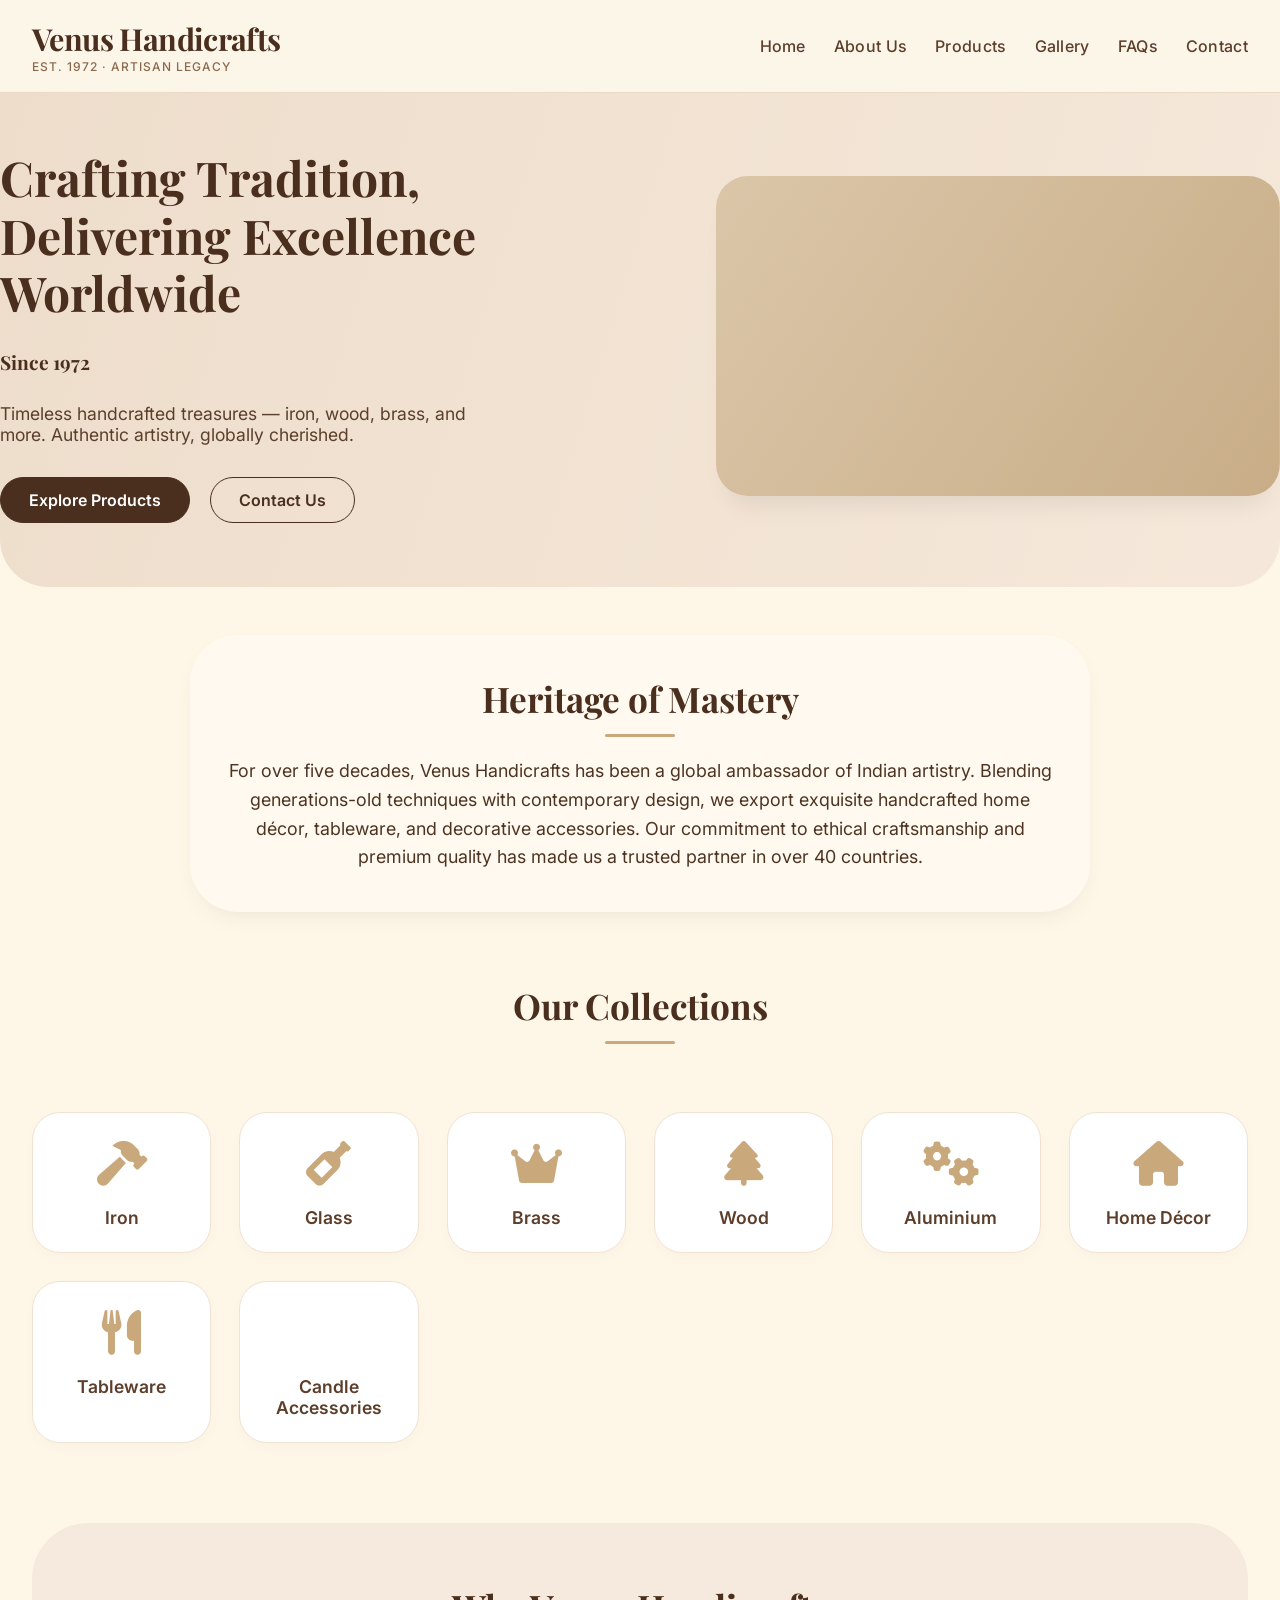
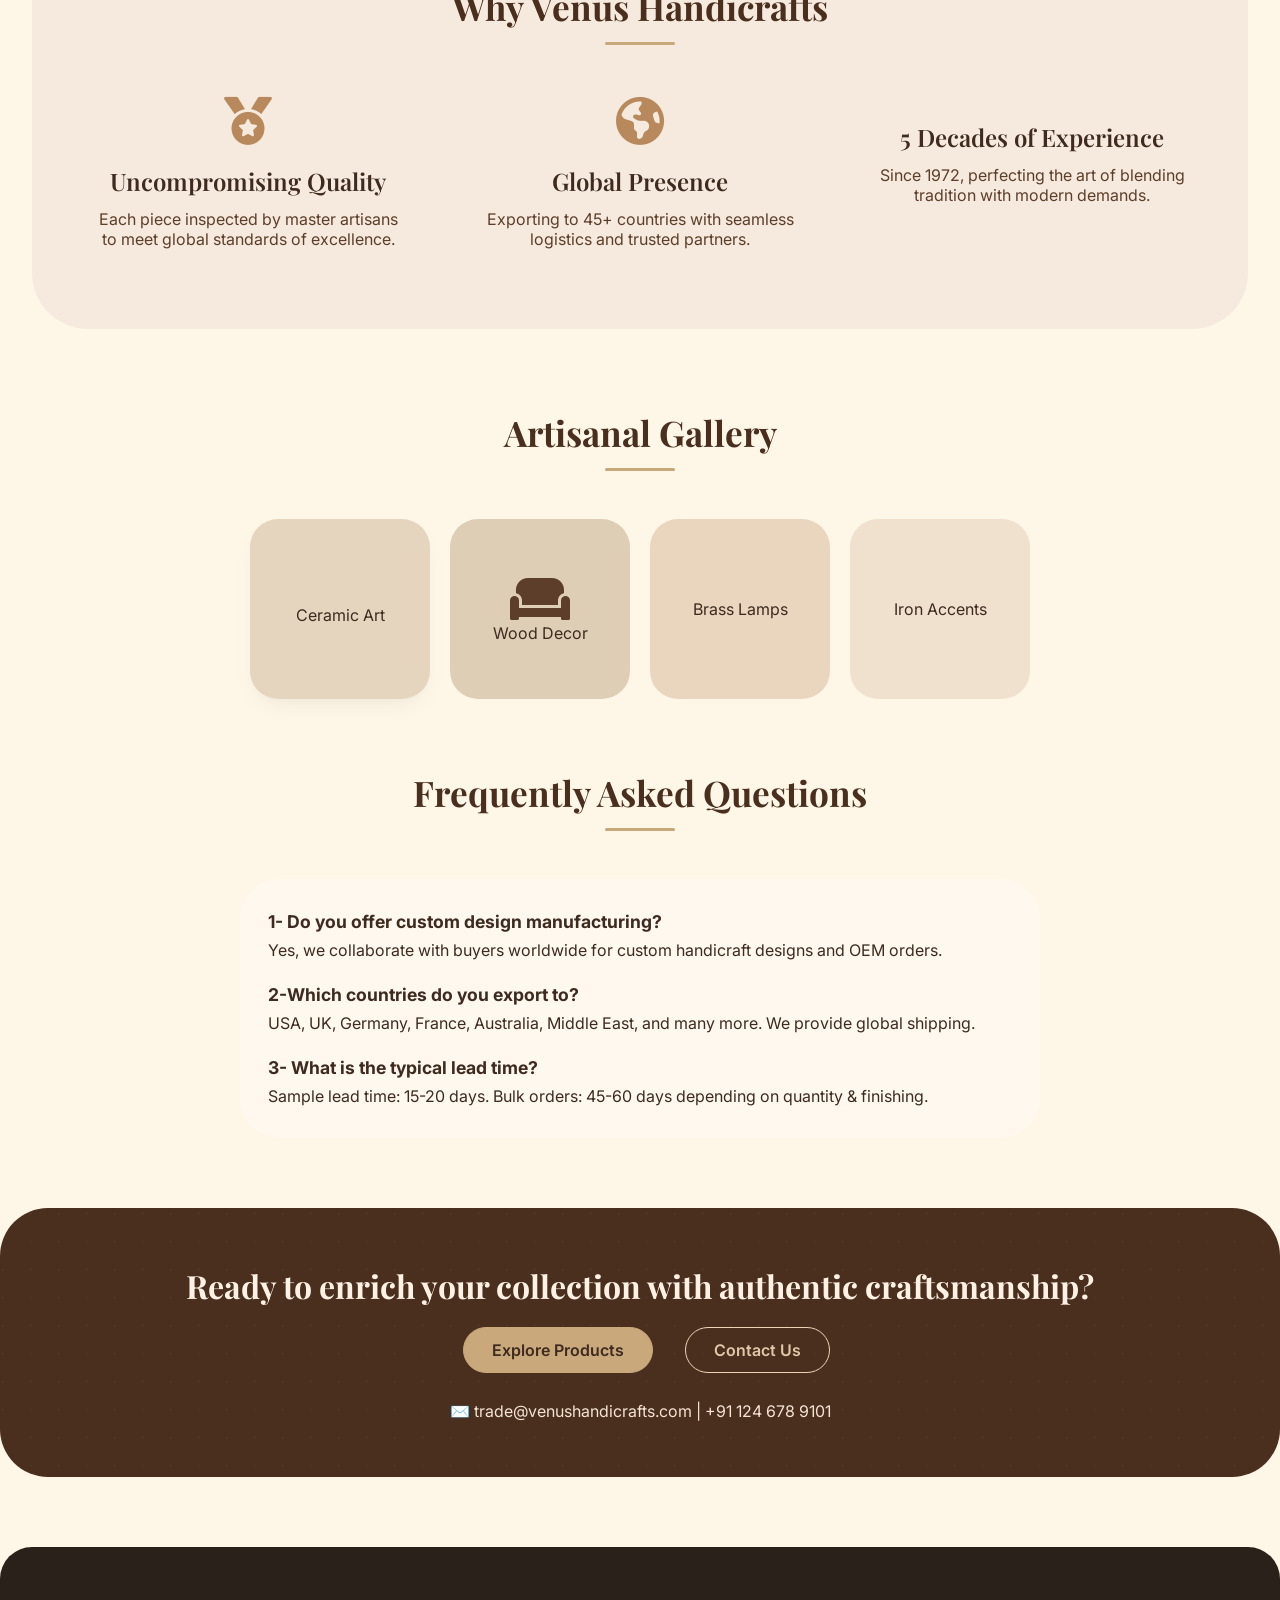
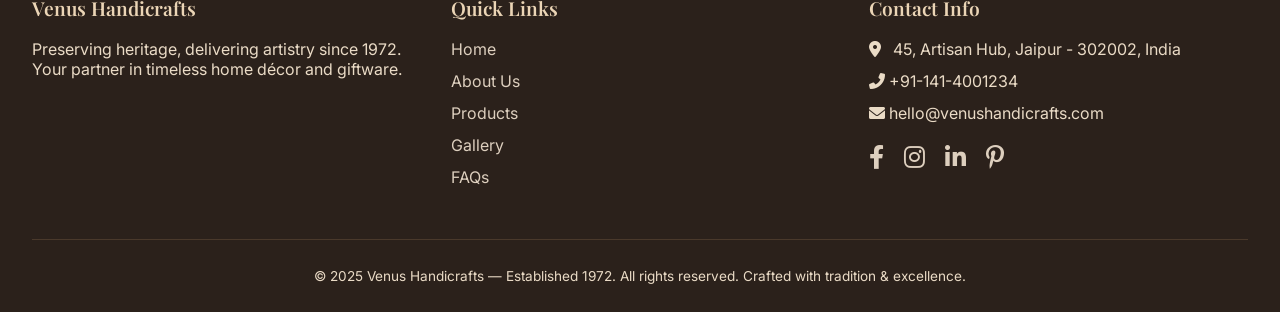
<file: index.html>
<!DOCTYPE html>
<html lang="en">
<head>
  <meta charset="UTF-8">
  <meta name="viewport" content="width=device-width, initial-scale=1.0, viewport-fit=cover">
  <title>Venus Handicrafts | Tradition & Excellence Since 1972</title>
  <!-- Google Fonts & Simple Icons (Font Awesome) -->
  <link rel="preconnect" href="https://fonts.googleapis.com">
  <link rel="preconnect" href="https://fonts.gstatic.com" crossorigin>
  <link href="https://fonts.googleapis.com/css2?family=Inter:opsz,wght@14..32,300;14..32,400;14..32,500;14..32,600;14..32,700&family=Playfair+Display:wght@400;500;600;700&display=swap" rel="stylesheet">
  <link rel="stylesheet" href="https://cdnjs.cloudflare.com/ajax/libs/font-awesome/6.0.0-beta3/css/all.min.css">
 <link rel="stylesheet" href="index.css">
</head>
<body>
<header>
  <div class="container">
    <div class="navbar">
      <div class="logo">
        <h1>Venus Handicrafts</h1>
        <p>EST. 1972 · ARTISAN LEGACY</p>
      </div>
      <div class="menu-toggle" id="mobile-menu">
        <i class="fas fa-bars"></i>
      </div>
         <ul class="nav-links" id="nav-links">
        <li><a href="index.html">Home</a></li>
        <li><a href="about.html">About Us</a></li>
        <li><a href="products.html" class="active">Products</a></li>
        <li><a href="gallery.html">Gallery</a></li>
        <li><a href="faq.html">FAQs</a></li>
        <li><a href="contact.html">Contact</a></li>
      </ul>
    </div>
  </div>
</header>

<main>
  <!-- Hero Banner -->
  <section id="home" class="hero">
    <div class="container hero-grid">
      <div class="hero-content">
        <div class="tagline">Crafting Tradition,<br>Delivering Excellence Worldwide<br><span style="font-size:1.2rem; display:inline-block;">Since 1972</span></div>
        <p>Timeless handcrafted treasures — iron, wood, brass, and more. Authentic artistry, globally cherished.</p>
        <div class="btn-group">
          <a href="#categories" class="btn-primary">Explore Products</a>
          <a href="#contact" class="btn-secondary">Contact Us</a>
        </div>
      </div>
      <div class="hero-image" aria-label="Artisan handicraft showcase"></div>
    </div>
  </section>

  <!-- Short Introduction -->
  <div class="container" id="about">
    <div class="intro">
      <h2 class="section-title" style="margin-bottom: 20px;">Heritage of Mastery</h2>
      <p>For over five decades, Venus Handicrafts has been a global ambassador of Indian artistry. Blending generations-old techniques with contemporary design, we export exquisite handcrafted home décor, tableware, and decorative accessories. Our commitment to ethical craftsmanship and premium quality has made us a trusted partner in over 40 countries.</p>
    </div>
  </div>

  <!-- Featured Product Categories -->
  <section id="categories" class="container categories">
    <h2 class="section-title">Our Collections</h2>
    <div class="categories-grid">
      <div class="cat-card"><div class="cat-icon"><i class="fas fa-hammer"></i></div><h3>Iron</h3></div>
      <div class="cat-card"><div class="cat-icon"><i class="fas fa-wine-bottle"></i></div><h3>Glass</h3></div>
      <div class="cat-card"><div class="cat-icon"><i class="fas fa-crown"></i></div><h3>Brass</h3></div>
      <div class="cat-card"><div class="cat-icon"><i class="fas fa-tree"></i></div><h3>Wood</h3></div>
      <div class="cat-card"><div class="cat-icon"><i class="fas fa-cogs"></i></div><h3>Aluminium</h3></div>
      <div class="cat-card"><div class="cat-icon"><i class="fas fa-home"></i></div><h3>Home Décor</h3></div>
      <div class="cat-card"><div class="cat-icon"><i class="fas fa-utensils"></i></div><h3>Tableware</h3></div>
      <div class="cat-card"><div class="cat-icon"><i class="fas fa-candle"></i></div><h3>Candle Accessories</h3></div>
    </div>
  </section>

  <!-- Why Choose Us -->
  <div class="container">
    <div class="why-us">
      <h2 class="section-title" style="margin-bottom: 32px;">Why Venus Handicrafts</h2>
      <div class="features">
        <div class="feature"><i class="fas fa-medal"></i><h3>Uncompromising Quality</h3><p>Each piece inspected by master artisans to meet global standards of excellence.</p></div>
        <div class="feature"><i class="fas fa-globe-americas"></i><h3>Global Presence</h3><p>Exporting to 45+ countries with seamless logistics and trusted partners.</p></div>
        <div class="feature"><i class="fas fa-chronometer"></i><h3>5 Decades of Experience</h3><p>Since 1972, perfecting the art of blending tradition with modern demands.</p></div>
      </div>
    </div>
  </div>

  <!-- Gallery Section (simple preview) -->
  <div class="container" id="gallery">
    <h2 class="section-title">Artisanal Gallery</h2>
    <div style="display: flex; flex-wrap: wrap; gap: 20px; justify-content: center; margin-bottom: 70px;">
      <div style="background: #E5D5BF; width: 180px; height: 180px; border-radius: 28px; display: flex; align-items: center; justify-content: center; flex-direction: column; box-shadow: var(--shadow-sm);"><i class="fas fa-vase" style="font-size: 3rem; color: #5C3E2B;"></i><p style="margin-top: 12px;">Ceramic Art</p></div>
      <div style="background: #DFCEB6; width: 180px; height: 180px; border-radius: 28px; display: flex; align-items: center; justify-content: center; flex-direction: column;"><i class="fas fa-couch" style="font-size: 3rem; color: #5C3E2B;"></i><p>Wood Decor</p></div>
      <div style="background: #EAD6BF; width: 180px; height: 180px; border-radius: 28px; display: flex; align-items: center; justify-content: center; flex-direction: column;"><i class="fas fa-chandelier" style="font-size: 3rem; color: #B47C44;"></i><p>Brass Lamps</p></div>
      <div style="background: #F0E0CE; width: 180px; height: 180px; border-radius: 28px; display: flex; align-items: center; justify-content: center; flex-direction: column;"><i class="fas fa-rings-wedding" style="font-size: 3rem;"></i><p>Iron Accents</p></div>
    </div>
  </div>

  <!-- FAQ Section (simplified anchor) -->
  <div class="container" id="faq" style="margin-bottom: 70px;">
    <h2 class="section-title">Frequently Asked Questions</h2>
    <div style="max-width: 800px; margin: 0 auto; background: #FFF8EF; border-radius: 40px; padding: 32px 28px;">
      <div style="margin-bottom: 24px;"><strong style="font-size:1.1rem;">1- Do you offer custom design manufacturing?</strong><p style="margin-top: 8px;">Yes, we collaborate with buyers worldwide for custom handicraft designs and OEM orders.</p></div>
      <div style="margin-bottom: 24px;"><strong style="font-size:1.1rem;">2-Which countries do you export to?</strong><p style="margin-top: 8px;">USA, UK, Germany, France, Australia, Middle East, and many more. We provide global shipping.</p></div>
      <div><strong style="font-size:1.1rem;">3- What is the typical lead time?</strong><p style="margin-top: 8px;">Sample lead time: 15-20 days. Bulk orders: 45-60 days depending on quantity & finishing.</p></div>
    </div>
  </div>

  <!-- CTA Section with two buttons -->
  <div class="container cta-section" id="contact">
    <h2>Ready to enrich your collection with authentic craftsmanship?</h2>
    <div class="btn-group" style="justify-content: center;">
      <a href="#categories" class="btn-primary" style="background: var(--gold-accent); color: #3E2A1F;">Explore Products</a>
      <a href="#contact" class="btn-secondary" style="border-color: #EBD5B6;">Contact Us</a>
    </div>
    <p style="margin-top: 28px; color: #F4E4D4;">✉️ trade@venushandicrafts.com | +91 124 678 9101</p>
  </div>
</main>

<footer>
  <div class="container">
    <div class="footer-content">
      <div class="footer-col">
        <h4>Venus Handicrafts</h4>
        <p>Preserving heritage, delivering artistry since 1972. Your partner in timeless home décor and giftware.</p>
      </div>
      <div class="footer-col">
        <h4>Quick Links</h4>
        <ul>
          <li><a href="#home">Home</a></li>
          <li><a href="#about">About Us</a></li>
          <li><a href="#categories">Products</a></li>
          <li><a href="#gallery">Gallery</a></li>
          <li><a href="#faq">FAQs</a></li>
        </ul>
      </div>
      <div class="footer-col">
        <h4>Contact Info</h4>
        <ul>
          <li><i class="fas fa-map-marker-alt" style="margin-right: 8px;"></i> 45, Artisan Hub, Jaipur - 302002, India</li>
          <li><i class="fas fa-phone-alt"></i> +91-141-4001234</li>
          <li><i class="fas fa-envelope"></i> hello@venushandicrafts.com</li>
        </ul>
        <div class="social-icons">
          <a href="#" aria-label="Facebook"><i class="fab fa-facebook-f"></i></a>
          <a href="#" aria-label="Instagram"><i class="fab fa-instagram"></i></a>
          <a href="#" aria-label="LinkedIn"><i class="fab fa-linkedin-in"></i></a>
          <a href="#" aria-label="Pinterest"><i class="fab fa-pinterest-p"></i></a>
        </div>
      </div>
    </div>
    <div class="copyright">
      <p>&copy; 2025 Venus Handicrafts — Established 1972. All rights reserved. Crafted with tradition & excellence.</p>
    </div>
  </div>
</footer>

<!-- <script>
  // mobile navigation toggle
  const mobileMenuBtn = document.getElementById('mobile-menu');
  const navLinks = document.getElementById('nav-links');
  if (mobileMenuBtn) {
    mobileMenuBtn.addEventListener('click', () => {
      navLinks.classList.toggle('active');
    });
  }
  // close mobile menu after clicking any link (better UX)
  const allLinks = document.querySelectorAll('.nav-links a');
  allLinks.forEach(link => {
    link.addEventListener('click', () => {
      if (navLinks.classList.contains('active')) {
        navLinks.classList.remove('active');
      }
    });
  });

  // smooth scrolling for anchor links (improved behavior)
  document.querySelectorAll('a[href^="#"]').forEach(anchor => {
    anchor.addEventListener('click', function(e) {
      const targetId = this.getAttribute('href');
      if (targetId === "#" || targetId === "") return;
      const targetElement = document.querySelector(targetId);
      if (targetElement) {
        e.preventDefault();
        targetElement.scrollIntoView({ behavior: 'smooth', block: 'start' });
        // update URL hash without jump (optional)
        history.pushState(null, null, targetId);
      }
    });
  });
</script> -->
</body>
</html>
</file>
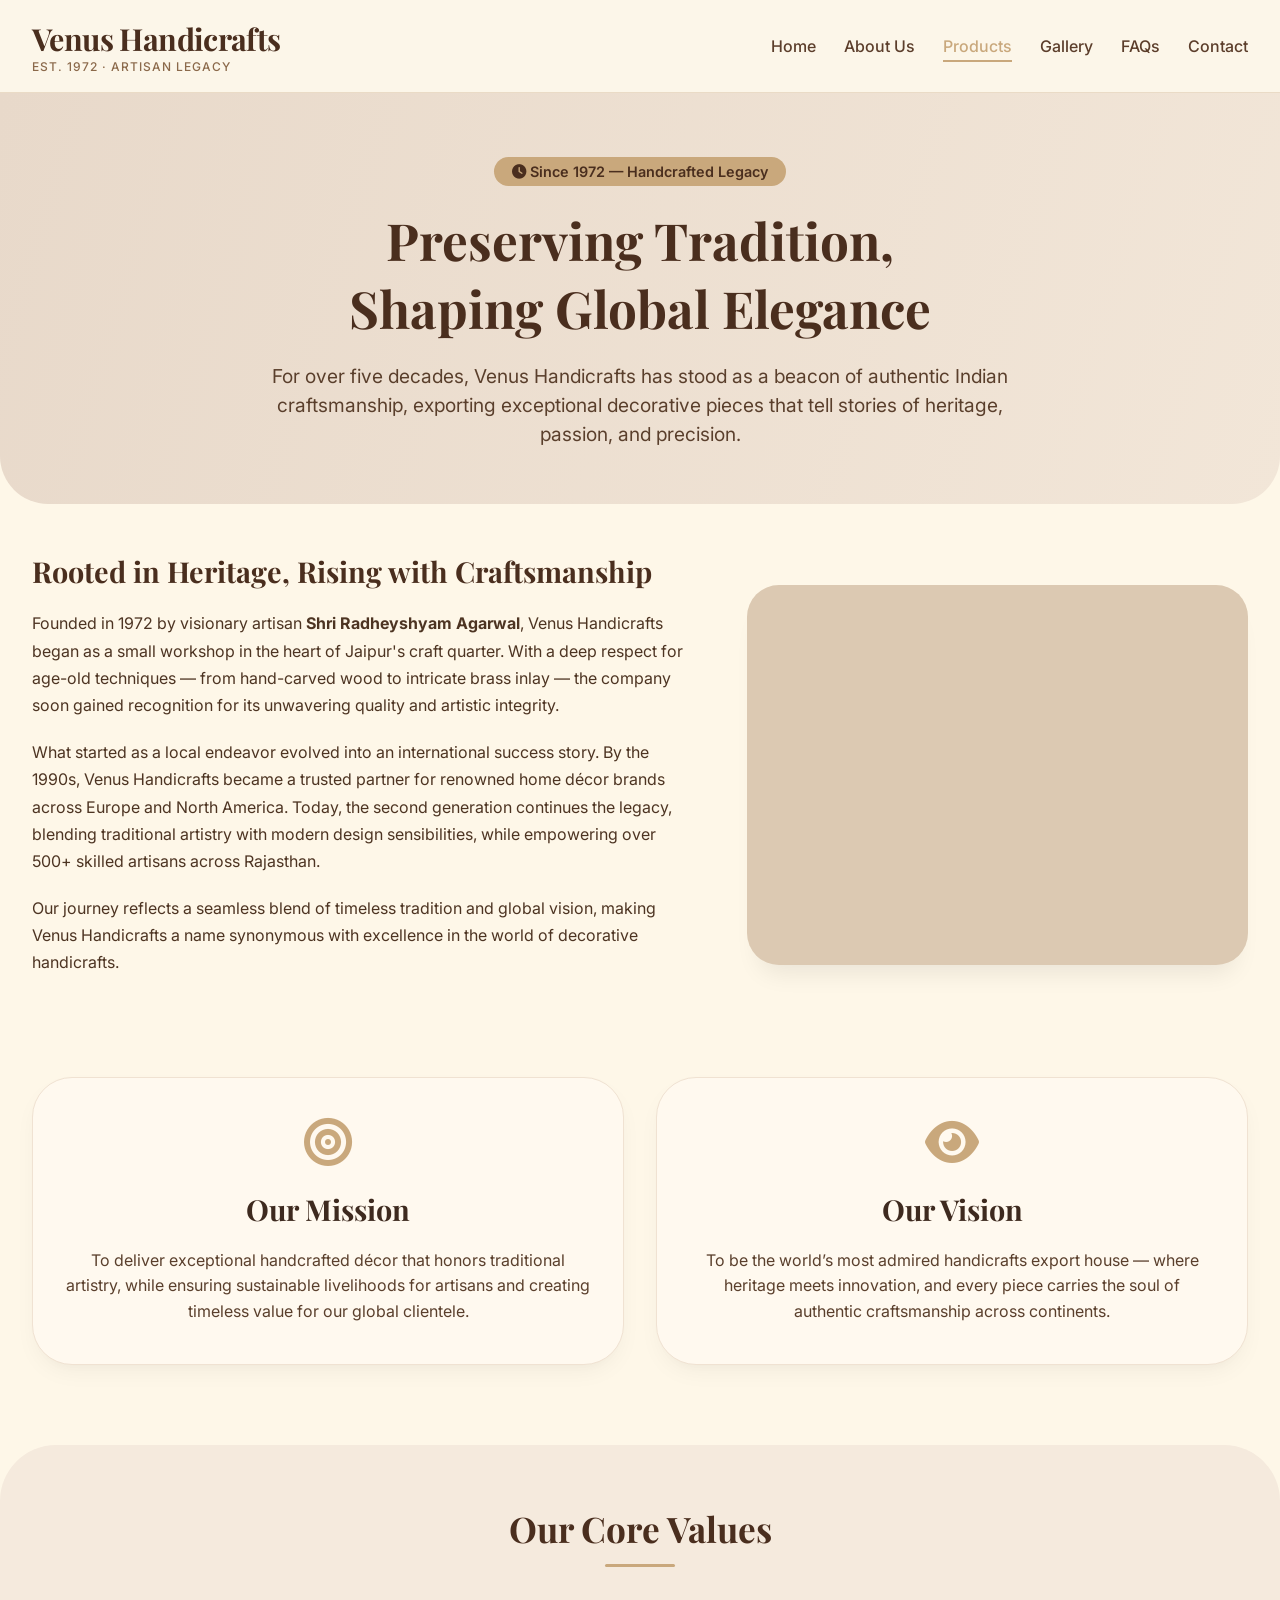
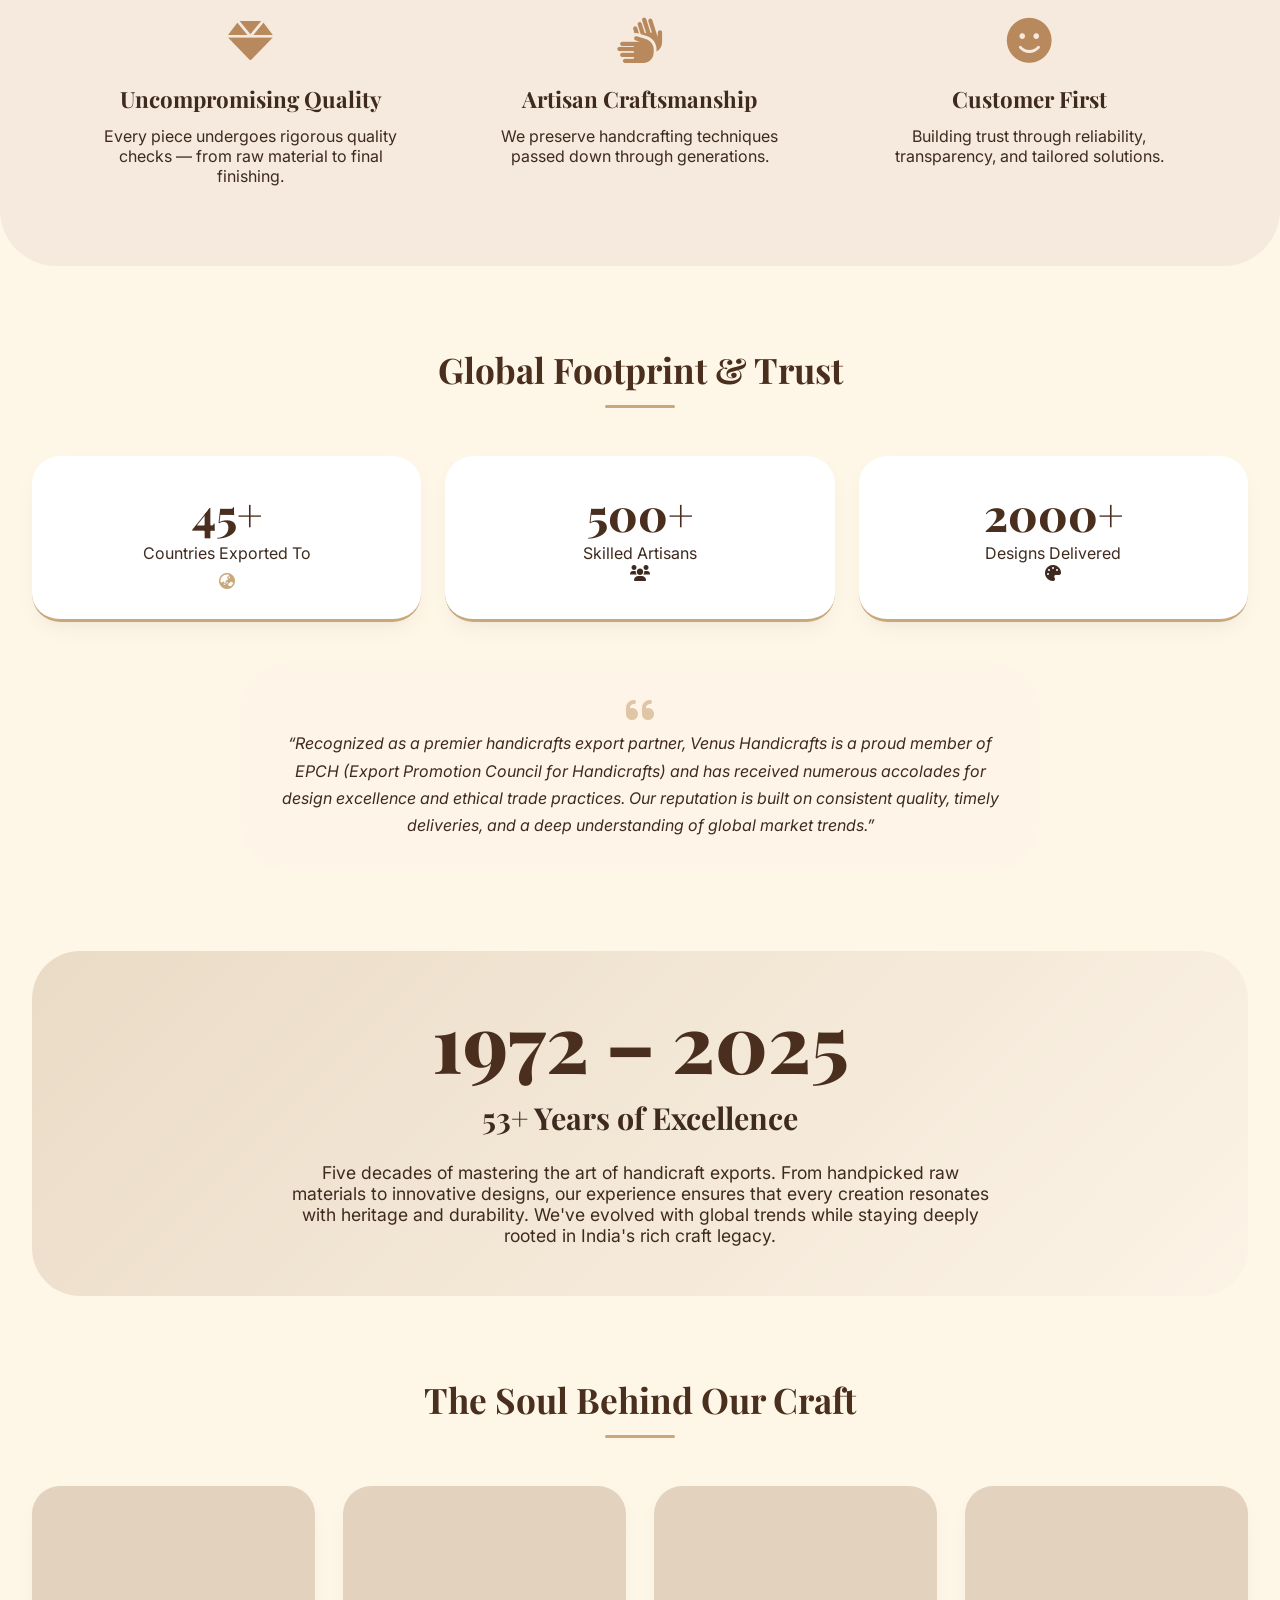
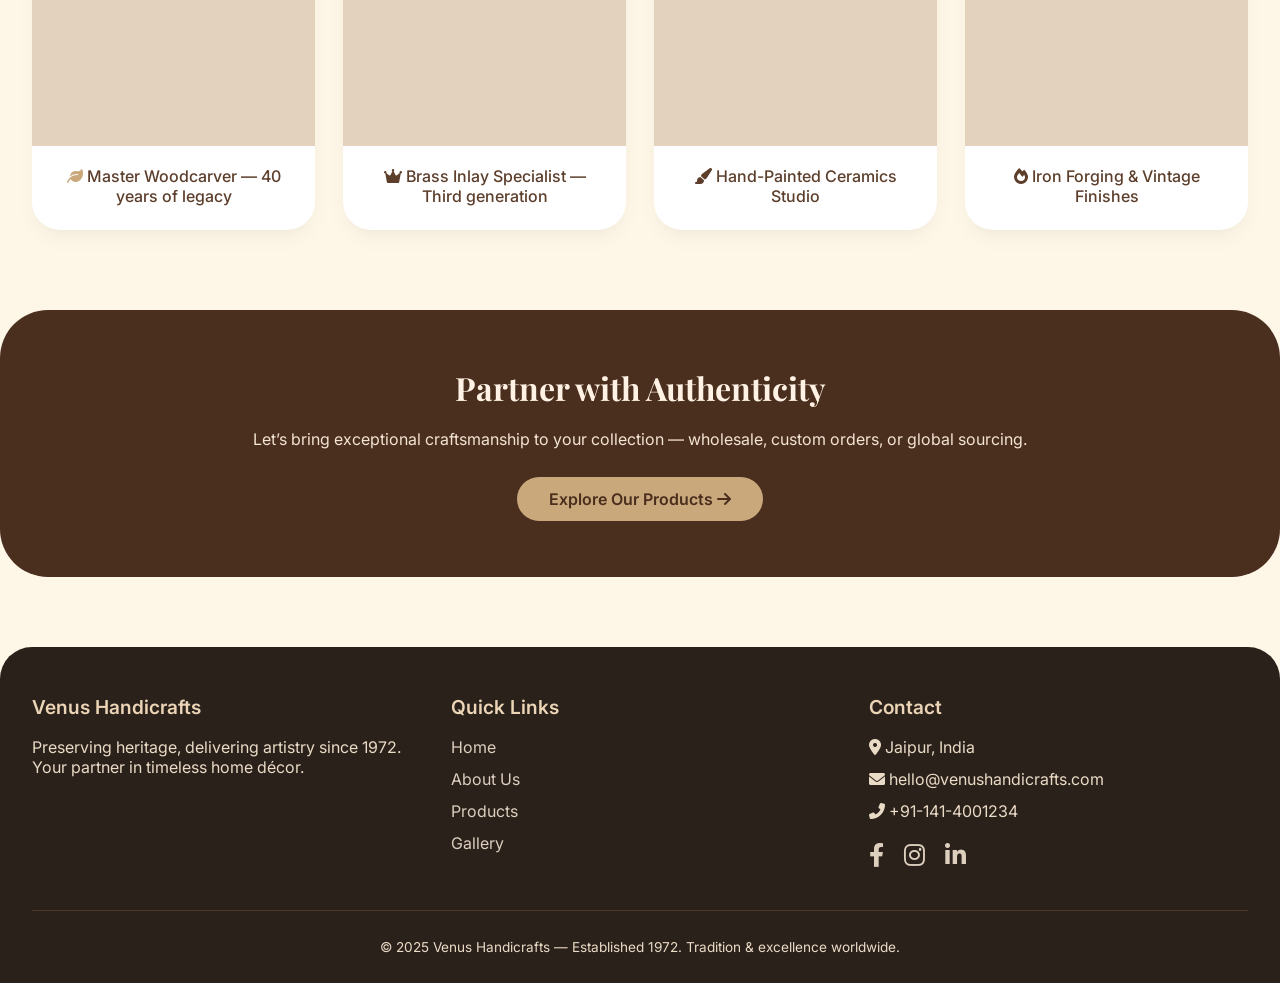
<file: about.html>
<!DOCTYPE html>
<html lang="en">
<head>
  <meta charset="UTF-8">
  <meta name="viewport" content="width=device-width, initial-scale=1.0, viewport-fit=cover">
  <title>Venus Handicrafts | About Us – Legacy Since 1972</title>
  <link rel="preconnect" href="https://fonts.googleapis.com">
  <link rel="preconnect" href="https://fonts.gstatic.com" crossorigin>
  <link href="https://fonts.googleapis.com/css2?family=Inter:opsz,wght@14..32,300;14..32,400;14..32,500;14..32,600;14..32,700&family=Playfair+Display:wght@400;500;600;700;800&display=swap" rel="stylesheet">
  <link rel="stylesheet" href="https://cdnjs.cloudflare.com/ajax/libs/font-awesome/6.0.0-beta3/css/all.min.css">
  <link rel="stylesheet" href="about.css">
</head>
<body>
<header>
  <div class="container">
    <div class="navbar">
      <div class="logo">
        <h1>Venus Handicrafts</h1>
        <p>EST. 1972 · ARTISAN LEGACY</p>
      </div>
      <div class="menu-toggle" id="mobile-menu">
        <i class="fas fa-bars"></i>
      </div>
       <ul class="nav-links" id="nav-links">
        <li><a href="index.html">Home</a></li>
        <li><a href="about.html">About Us</a></li>
        <li><a href="products.html" class="active">Products</a></li>
        <li><a href="gallery.html">Gallery</a></li>
        <li><a href="faq.html">FAQs</a></li>
        <li><a href="contact.html">Contact</a></li>
      </ul>
    </div>
  </div>
</header>

<main>
  <!-- About Hero -->
  <section class="about-hero">
    <div class="container">
      <div class="about-hero-content">
        <div class="est-badge"><i class="fas fa-clock"></i> Since 1972 — Handcrafted Legacy</div>
        <h1>Preserving Tradition,<br>Shaping Global Elegance</h1>
        <p>For over five decades, Venus Handicrafts has stood as a beacon of authentic Indian craftsmanship, exporting exceptional decorative pieces that tell stories of heritage, passion, and precision.</p>
      </div>
    </div>
  </section>

  <div class="container">
    <!-- Company History & Legacy -->
    <div class="history-grid">
      <div class="history-text">
        <h3>Rooted in Heritage, Rising with Craftsmanship</h3>
        <p>Founded in 1972 by visionary artisan <strong>Shri Radheyshyam Agarwal</strong>, Venus Handicrafts began as a small workshop in the heart of Jaipur's craft quarter. With a deep respect for age-old techniques — from hand-carved wood to intricate brass inlay — the company soon gained recognition for its unwavering quality and artistic integrity.</p>
        <p>What started as a local endeavor evolved into an international success story. By the 1990s, Venus Handicrafts became a trusted partner for renowned home décor brands across Europe and North America. Today, the second generation continues the legacy, blending traditional artistry with modern design sensibilities, while empowering over 500+ skilled artisans across Rajasthan.</p>
        <p>Our journey reflects a seamless blend of timeless tradition and global vision, making Venus Handicrafts a name synonymous with excellence in the world of decorative handicrafts.</p>
      </div>
      <div class="history-img" style="background-image: url('https://placehold.co/700x500/C4A77D/4A2E1E?text=Vintage+Workshop+1972');"></div>
    </div>

    <!-- Mission & Vision Statements -->
    <div class="mission-vision">
      <div class="mv-card">
        <i class="fas fa-bullseye"></i>
        <h3>Our Mission</h3>
        <p>To deliver exceptional handcrafted décor that honors traditional artistry, while ensuring sustainable livelihoods for artisans and creating timeless value for our global clientele.</p>
      </div>
      <div class="mv-card">
        <i class="fas fa-eye"></i>
        <h3>Our Vision</h3>
        <p>To be the world’s most admired handicrafts export house — where heritage meets innovation, and every piece carries the soul of authentic craftsmanship across continents.</p>
      </div>
    </div>
  </div>

  <!-- Core Values Section -->
  <div class="values">
    <div class="container">
      <h2 class="section-title" style="margin-bottom: 32px;">Our Core Values</h2>
      <div class="values-grid">
        <div class="value-item"><i class="fas fa-gem"></i><h4>Uncompromising Quality</h4><p>Every piece undergoes rigorous quality checks — from raw material to final finishing.</p></div>
        <div class="value-item"><i class="fas fa-hands"></i><h4>Artisan Craftsmanship</h4><p>We preserve handcrafting techniques passed down through generations.</p></div>
        <div class="value-item"><i class="fas fa-smile"></i><h4>Customer First</h4><p>Building trust through reliability, transparency, and tailored solutions.</p></div>
      </div>
    </div>
  </div>

  <!-- Global Presence & Market Reputation -->
  <div class="container global-section">
    <h2 class="section-title">Global Footprint & Trust</h2>
    <div class="global-stats">
      <div class="stat-card"><div class="stat-number">45+</div><p>Countries Exported To</p><i class="fas fa-globe-asia" style="color: var(--gold-accent); margin-top: 10px;"></i></div>
      <div class="stat-card"><div class="stat-number">500+</div><p>Skilled Artisans</p><i class="fas fa-users"></i></div>
      <div class="stat-card"><div class="stat-number">2000+</div><p>Designs Delivered</p><i class="fas fa-palette"></i></div>
    </div>
    <div class="reputation-text">
      <i class="fas fa-quote-left" style="font-size: 2rem; color: var(--gold-accent); opacity: 0.6;"></i>
      <p style="font-style: italic;">“Recognized as a premier handicrafts export partner, Venus Handicrafts is a proud member of EPCH (Export Promotion Council for Handicrafts) and has received numerous accolades for design excellence and ethical trade practices. Our reputation is built on consistent quality, timely deliveries, and a deep understanding of global market trends.”</p>
    </div>
  </div>

  <!-- Experience highlight since 1972 -->
  <div class="container">
    <div class="experience-showcase">
      <div class="year-badge">1972 – 2025</div>
      <h3 style="font-size: 1.9rem; margin: 16px 0 8px;">53+ Years of Excellence</h3>
      <p>Five decades of mastering the art of handicraft exports. From handpicked raw materials to innovative designs, our experience ensures that every creation resonates with heritage and durability. We've evolved with global trends while staying deeply rooted in India's rich craft legacy.</p>
    </div>
  </div>

  <!-- Images of Artisans and Products -->
  <div class="container">
    <h2 class="section-title">The Soul Behind Our Craft</h2>
    <div class="artisan-grid">
      <div class="artisan-card">
        <div class="artisan-img" style="background-image: url('https://placehold.co/500x400/D5BD9B/4A2E1E?text=Master+Woodcarver');"></div>
        <p><i class="fas fa-leaf" style="color: var(--gold-accent);"></i> Master Woodcarver — 40 years of legacy</p>
      </div>
      <div class="artisan-card">
        <div class="artisan-img" style="background-image: url('https://placehold.co/500x400/CBB58B/4A2E1E?text=Brass+Inlay+Artisan');"></div>
        <p><i class="fas fa-crown"></i> Brass Inlay Specialist — Third generation</p>
      </div>
      <div class="artisan-card">
        <div class="artisan-img" style="background-image: url('https://placehold.co/500x400/DECAAE/5C3E2B?text=Hand-Painted+Ceramics');"></div>
        <p><i class="fas fa-paintbrush"></i> Hand-Painted Ceramics Studio</p>
      </div>
      <div class="artisan-card">
        <div class="artisan-img" style="background-image: url('https://placehold.co/500x400/E1CEB2/4A2E1E?text=Iron+Forging+Workshop');"></div>
        <p><i class="fas fa-fire"></i> Iron Forging & Vintage Finishes</p>
      </div>
    </div>
  </div>

  <!-- Call to action : Explore products -->
  <div class="container cta-about">
    <h3>Partner with Authenticity</h3>
    <p style="color: #F4E4D4; margin-bottom: 28px;">Let’s bring exceptional craftsmanship to your collection — wholesale, custom orders, or global sourcing.</p>
    <a href="#" class="btn-primary">Explore Our Products <i class="fas fa-arrow-right"></i></a>
  </div>
</main>

<footer>
  <div class="container">
    <div class="footer-content">
      <div class="footer-col">
        <h4>Venus Handicrafts</h4>
        <p>Preserving heritage, delivering artistry since 1972. Your partner in timeless home décor.</p>
      </div>
      <div class="footer-col">
        <h4>Quick Links</h4>
        <ul>
          <li><a href="#">Home</a></li>
          <li><a href="#">About Us</a></li>
          <li><a href="#">Products</a></li>
          <li><a href="#">Gallery</a></li>
        </ul>
      </div>
      <div class="footer-col">
        <h4>Contact</h4>
        <ul>
          <li><i class="fas fa-map-marker-alt"></i> Jaipur, India</li>
          <li><i class="fas fa-envelope"></i> hello@venushandicrafts.com</li>
          <li><i class="fas fa-phone-alt"></i> +91-141-4001234</li>
        </ul>
        <div class="social-icons">
          <a href="#"><i class="fab fa-facebook-f"></i></a>
          <a href="#"><i class="fab fa-instagram"></i></a>
          <a href="#"><i class="fab fa-linkedin-in"></i></a>
        </div>
      </div>
    </div>
    <div class="copyright">
      <p>&copy; 2025 Venus Handicrafts — Established 1972. Tradition & excellence worldwide.</p>
    </div>
  </div>
</footer>

<!-- <script>
  const mobileMenuBtn = document.getElementById('mobile-menu');
  const navLinks = document.getElementById('nav-links');
  if (mobileMenuBtn) {
    mobileMenuBtn.addEventListener('click', () => {
      navLinks.classList.toggle('active');
    });
  }
  document.querySelectorAll('.nav-links a').forEach(link => {
    link.addEventListener('click', () => {
      navLinks.classList.remove('active');
    });
  });
</script> -->
</body>
</html>
</file>
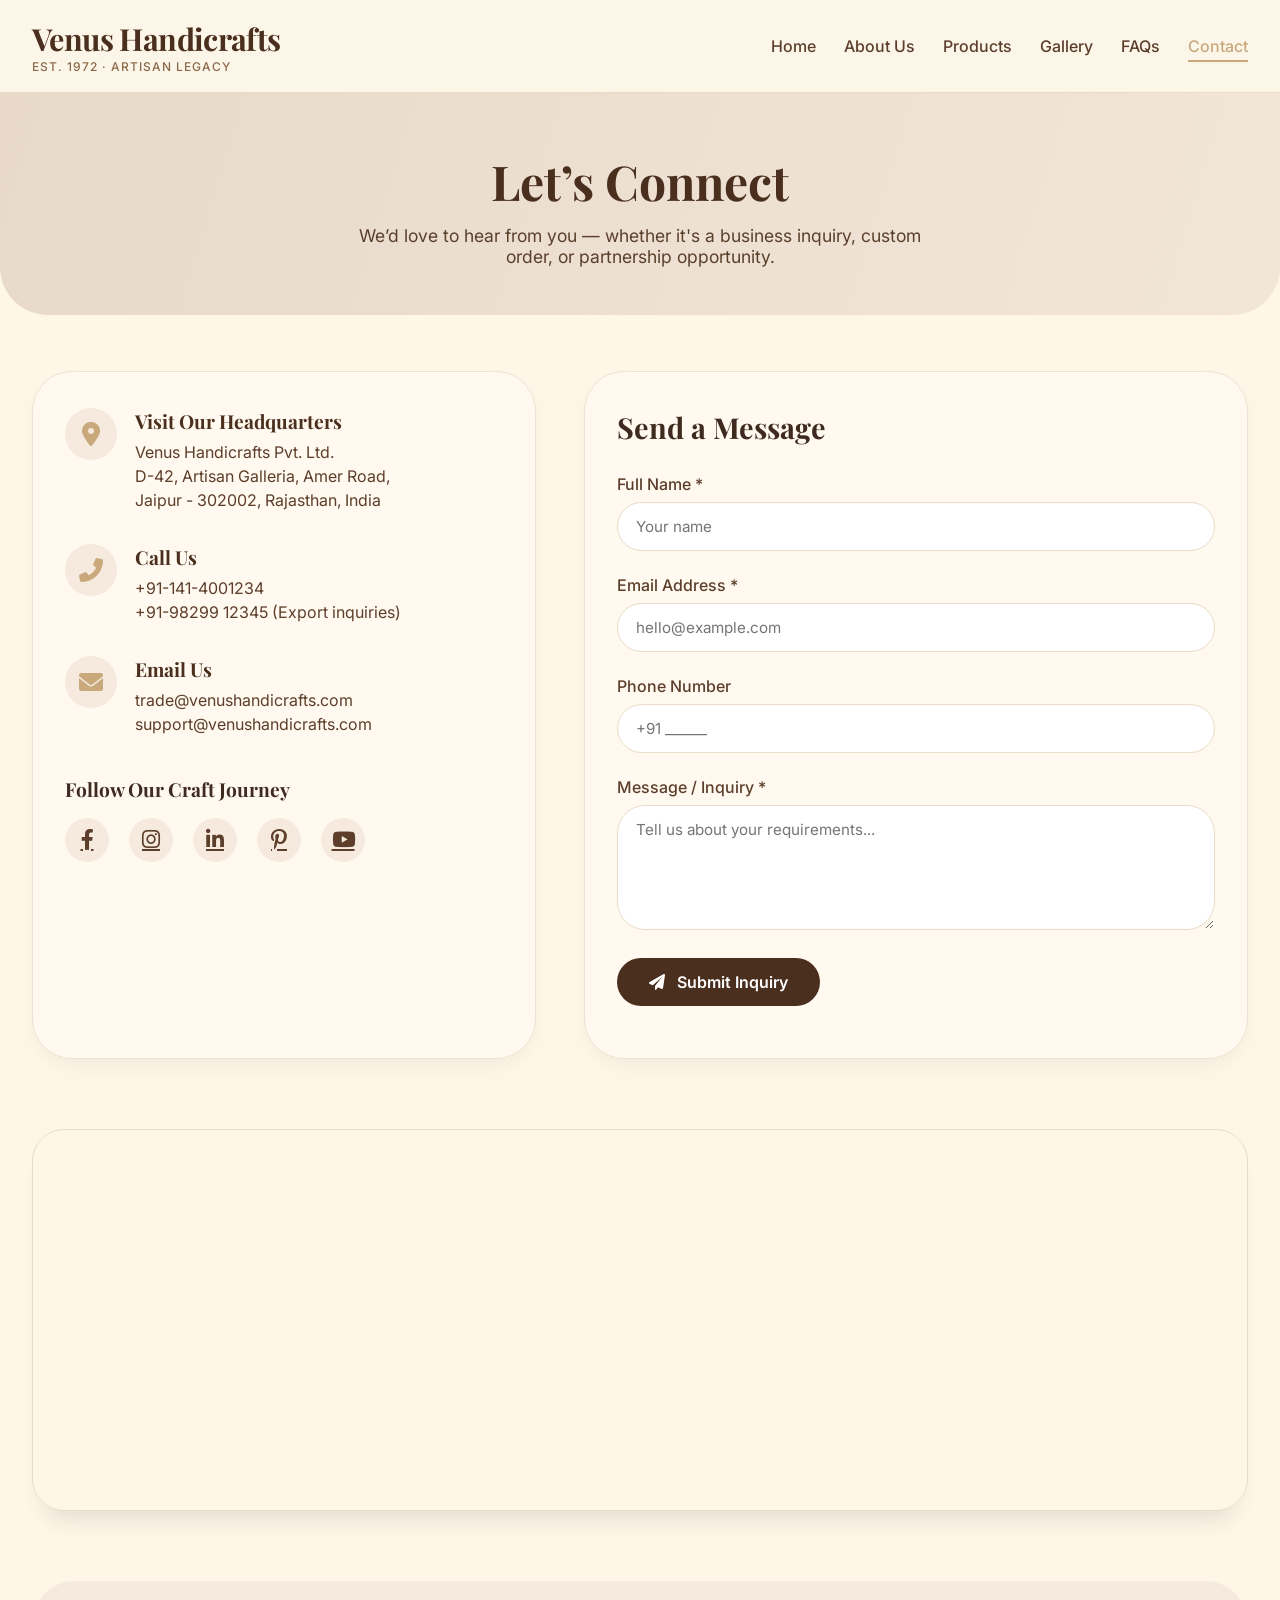
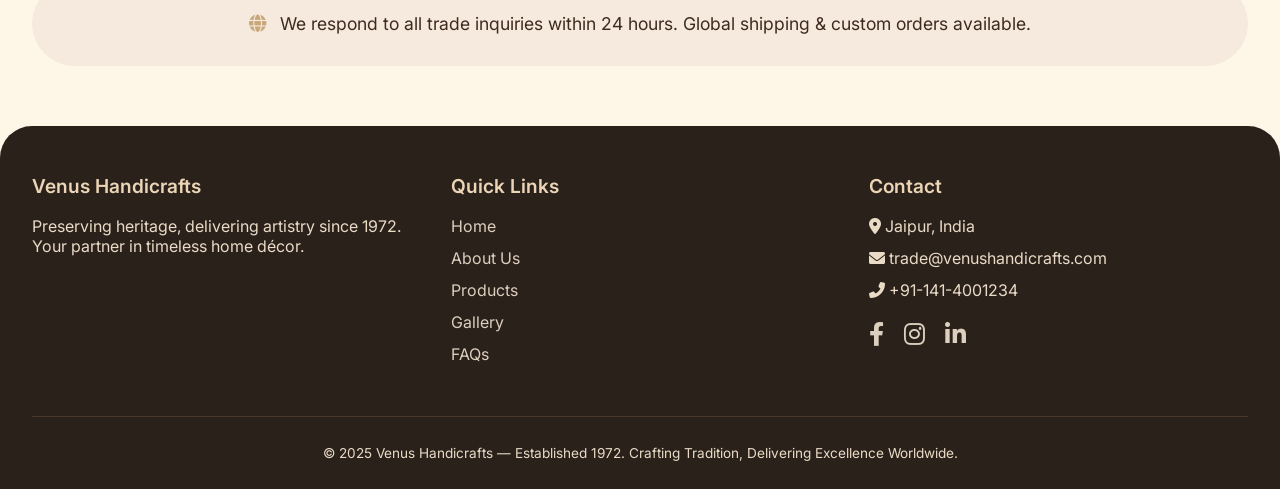
<file: contact.html>
<!DOCTYPE html>
<html lang="en">
<head>
  <meta charset="UTF-8">
  <meta name="viewport" content="width=device-width, initial-scale=1.0, viewport-fit=cover">
  <title>Venus Handicrafts | Contact Us – Get in Touch</title>
  <link rel="preconnect" href="https://fonts.googleapis.com">
  <link rel="preconnect" href="https://fonts.gstatic.com" crossorigin>
  <link href="https://fonts.googleapis.com/css2?family=Inter:opsz,wght@14..32,300;400;500;600;700&family=Playfair+Display:wght@400;500;600;700;800&display=swap" rel="stylesheet">
  <link rel="stylesheet" href="https://cdnjs.cloudflare.com/ajax/libs/font-awesome/6.0.0-beta3/css/all.min.css">
 <link rel="stylesheet" href="contact.css">
</head>
<body>
<header>
  <div class="container">
    <div class="navbar">
      <div class="logo">
        <h1>Venus Handicrafts</h1>
        <p>EST. 1972 · ARTISAN LEGACY</p>
      </div>
      <div class="menu-toggle" id="mobile-menu">
        <i class="fas fa-bars"></i>
      </div>
      <ul class="nav-links" id="nav-links">
        <li><a href="index.html">Home</a></li>
        <li><a href="about.html">About Us</a></li>
        <li><a href="products.html">Products</a></li>
        <li><a href="gallery.html">Gallery</a></li>
        <li><a href="faq.html">FAQs</a></li>
        <li><a href="contact.html" class="active">Contact</a></li>
      </ul>
    </div>
  </div>
</header>

<main>
  <div class="contact-hero">
    <div class="container">
      <h1>Let’s Connect</h1>
      <p>We’d love to hear from you — whether it's a business inquiry, custom order, or partnership opportunity.</p>
    </div>
  </div>

  <div class="container">
    <div class="contact-grid">
      <!-- Contact Information Column -->
      <div class="contact-info">
        <div class="info-item">
          <div class="info-icon"><i class="fas fa-map-marker-alt"></i></div>
          <div class="info-text">
            <h3>Visit Our Headquarters</h3>
            <p>Venus Handicrafts Pvt. Ltd.<br>D-42, Artisan Galleria, Amer Road,<br>Jaipur - 302002, Rajasthan, India</p>
          </div>
        </div>
        <div class="info-item">
          <div class="info-icon"><i class="fas fa-phone-alt"></i></div>
          <div class="info-text">
            <h3>Call Us</h3>
            <p><a href="tel:+911414001234">+91-141-4001234</a><br><a href="tel:+919829912345">+91-98299 12345</a> (Export inquiries)</p>
          </div>
        </div>
        <div class="info-item">
          <div class="info-icon"><i class="fas fa-envelope"></i></div>
          <div class="info-text">
            <h3>Email Us</h3>
            <p><a href="mailto:trade@venushandicrafts.com">trade@venushandicrafts.com</a><br><a href="mailto:support@venushandicrafts.com">support@venushandicrafts.com</a></p>
          </div>
        </div>
        <div class="social-contact">
          <h3>Follow Our Craft Journey</h3>
          <div class="social-icons-large">
            <a href="#" aria-label="Facebook"><i class="fab fa-facebook-f"></i></a>
            <a href="#" aria-label="Instagram"><i class="fab fa-instagram"></i></a>
            <a href="#" aria-label="LinkedIn"><i class="fab fa-linkedin-in"></i></a>
            <a href="#" aria-label="Pinterest"><i class="fab fa-pinterest-p"></i></a>
            <a href="#" aria-label="YouTube"><i class="fab fa-youtube"></i></a>
          </div>
        </div>
      </div>

      <!-- Contact Form Column -->
      <div class="contact-form">
        <h2 style="margin-bottom: 28px; font-size: 1.8rem;">Send a Message</h2>
        <form id="contactForm">
          <div class="form-group">
            <label for="name">Full Name *</label>
            <input type="text" id="name" name="name" required placeholder="Your name">
          </div>
          <div class="form-group">
            <label for="email">Email Address *</label>
            <input type="email" id="email" name="email" required placeholder="hello@example.com">
          </div>
          <div class="form-group">
            <label for="phone">Phone Number</label>
            <input type="tel" id="phone" name="phone" placeholder="+91 ______">
          </div>
          <div class="form-group">
            <label for="message">Message / Inquiry *</label>
            <textarea id="message" name="message" rows="5" required placeholder="Tell us about your requirements..."></textarea>
          </div>
          <button type="submit" class="btn-submit"><i class="fas fa-paper-plane" style="margin-right: 8px;"></i> Submit Inquiry</button>
          <div id="formStatus" class="form-status"></div>
        </form>
      </div>
    </div>

    <!-- Embedded Google Map (Jaipur location - realistic address) -->
    <div class="map-section">
      <iframe 
        src="https://www.google.com/maps/embed?pb=!1m18!1m12!1m3!1d3558.474997469251!2d75.787979574737!3d26.90257557665329!2m3!1f0!2f0!3f0!3m2!1i1024!2i768!4f13.1!3m3!1m2!1s0x396db3e4c4a6e1c3%3A0x9b2e2c1d6f8a4e7b!2sAmer%20Road%2C%20Jaipur%2C%20Rajasthan!5e0!3m2!1sen!2sin!4v1712345678901!5m2!1sen!2sin" 
        allowfullscreen="" 
        loading="lazy" 
        referrerpolicy="no-referrer-when-downgrade">
      </iframe>
    </div>

    <!-- Additional reassurance CTA -->
    <div class="contact-cta">
      <p><i class="fas fa-globe" style="color: var(--gold-accent); margin-right: 8px;"></i> We respond to all trade inquiries within 24 hours. Global shipping & custom orders available.</p>
    </div>
  </div>
</main>

<footer>
  <div class="container">
    <div class="footer-content">
      <div class="footer-col">
        <h4>Venus Handicrafts</h4>
        <p>Preserving heritage, delivering artistry since 1972. Your partner in timeless home décor.</p>
      </div>
      <div class="footer-col">
        <h4>Quick Links</h4>
        <ul>
          <li><a href="#">Home</a></li>
          <li><a href="#">About Us</a></li>
          <li><a href="#">Products</a></li>
          <li><a href="#">Gallery</a></li>
          <li><a href="#">FAQs</a></li>
        </ul>
      </div>
      <div class="footer-col">
        <h4>Contact</h4>
        <ul>
          <li><i class="fas fa-map-marker-alt"></i> Jaipur, India</li>
          <li><i class="fas fa-envelope"></i> trade@venushandicrafts.com</li>
          <li><i class="fas fa-phone-alt"></i> +91-141-4001234</li>
        </ul>
        <div class="social-icons">
          <a href="#"><i class="fab fa-facebook-f"></i></a>
          <a href="#"><i class="fab fa-instagram"></i></a>
          <a href="#"><i class="fab fa-linkedin-in"></i></a>
        </div>
      </div>
    </div>
    <div class="copyright">
      <p>&copy; 2025 Venus Handicrafts — Established 1972. Crafting Tradition, Delivering Excellence Worldwide.</p>
    </div>
  </div>
</footer>

<script>
  // Mobile menu toggle
  const mobileMenuBtn = document.getElementById('mobile-menu');
  const navLinks = document.getElementById('nav-links');
  if (mobileMenuBtn) {
    mobileMenuBtn.addEventListener('click', () => {
      navLinks.classList.toggle('active');
    });
  }
  document.querySelectorAll('.nav-links a').forEach(link => {
    link.addEventListener('click', () => {
      navLinks.classList.remove('active');
    });
  });

  // Contact form submission handler (simulated with elegant feedback)
  const contactForm = document.getElementById('contactForm');
  const formStatus = document.getElementById('formStatus');

  contactForm.addEventListener('submit', async (e) => {
    e.preventDefault();
    const name = document.getElementById('name').value.trim();
    const email = document.getElementById('email').value.trim();
    const phone = document.getElementById('phone').value.trim();
    const message = document.getElementById('message').value.trim();

    if (!name || !email || !message) {
      formStatus.innerHTML = '<span style="color: #b85c00;"><i class="fas fa-exclamation-circle"></i> Please fill all required fields (Name, Email, Message).</span>';
      return;
    }
    if (!email.includes('@') || !email.includes('.')) {
      formStatus.innerHTML = '<span style="color: #b85c00;"><i class="fas fa-envelope"></i> Please enter a valid email address.</span>';
      return;
    }

    // Simulate sending data (for demo, just show success)
    formStatus.innerHTML = '<span style="color: #4A7C59;"><i class="fas fa-spinner fa-pulse"></i> Sending your message...</span>';
    
    // Simulate network delay
    setTimeout(() => {
      formStatus.innerHTML = '<span style="color: #2c6e2c;"><i class="fas fa-check-circle"></i> Thank you! Your inquiry has been received. Our team will reach out shortly.</span>';
      contactForm.reset();
      setTimeout(() => {
        formStatus.innerHTML = '';
      }, 5000);
    }, 1000);
    
    // In a real scenario, you'd use fetch to send to a backend endpoint.
    console.log({ name, email, phone, message });
  });
</script>
</body>
</html>
</file>
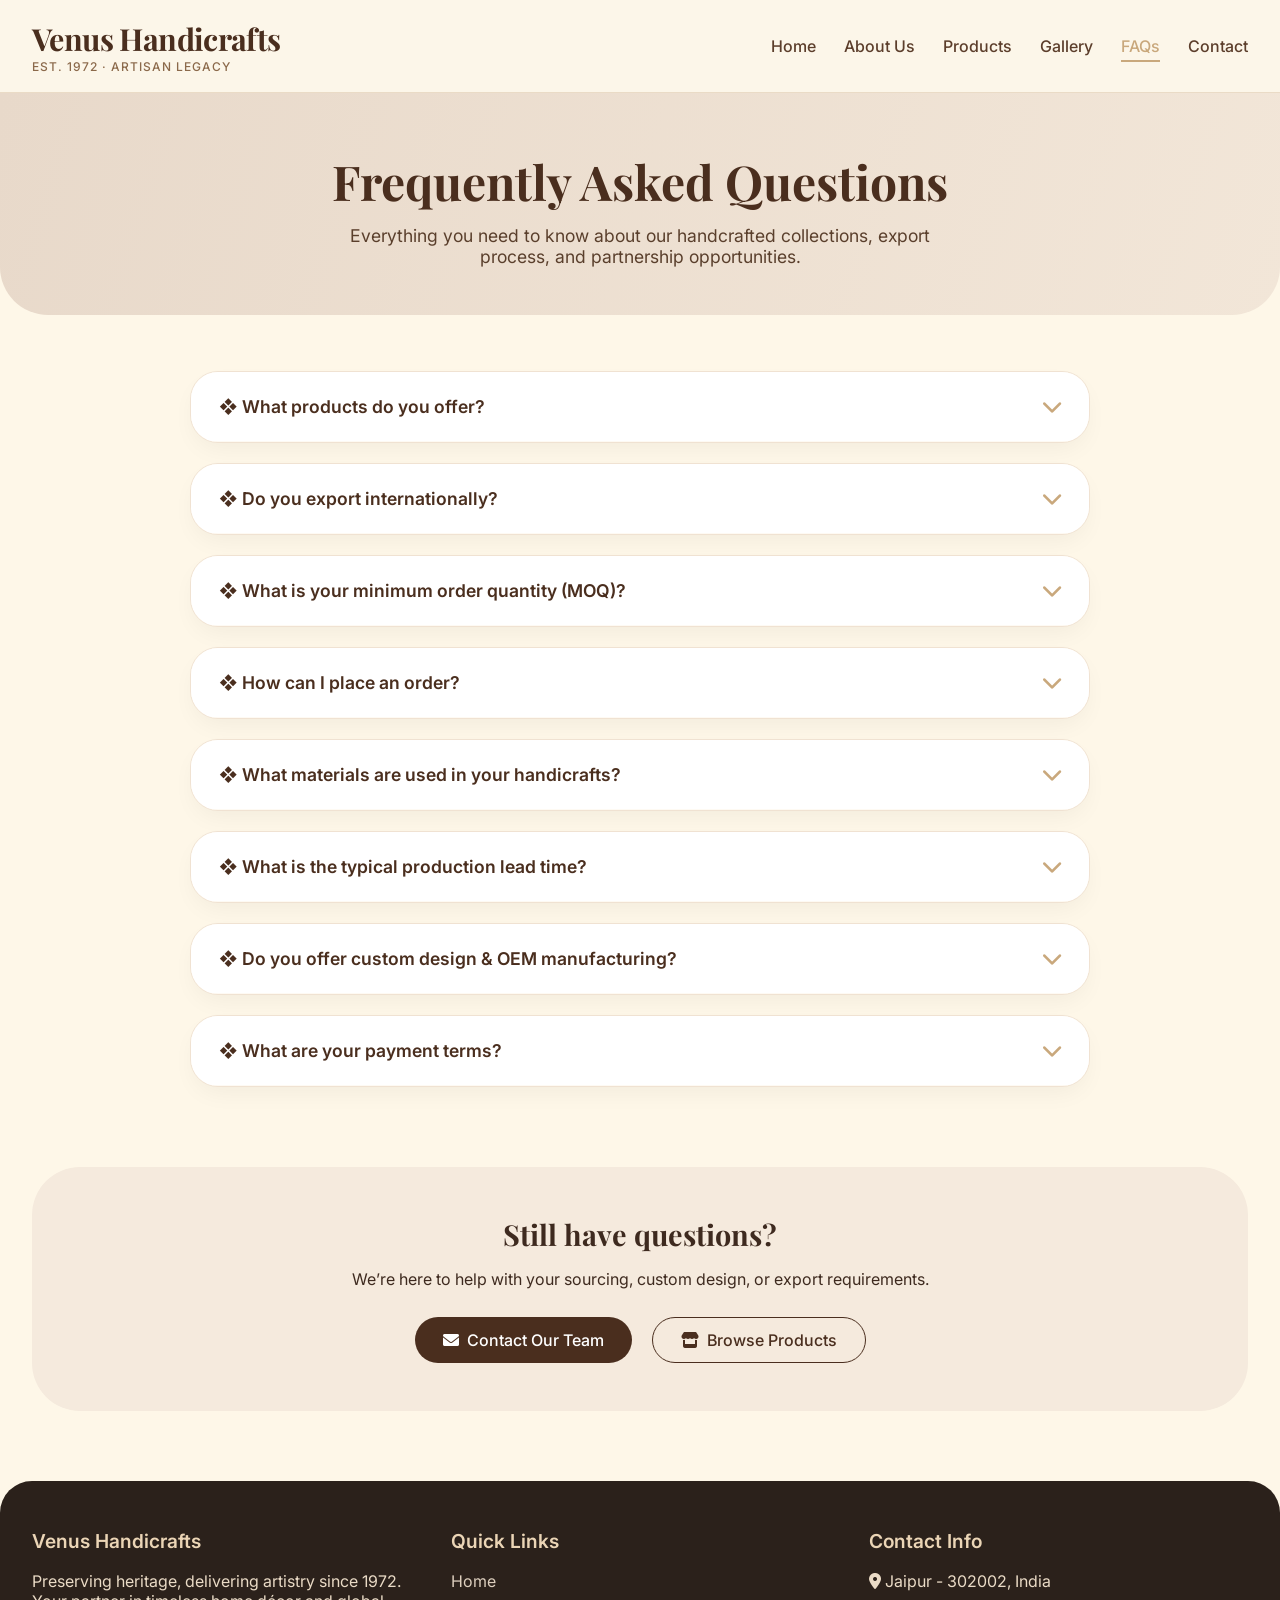
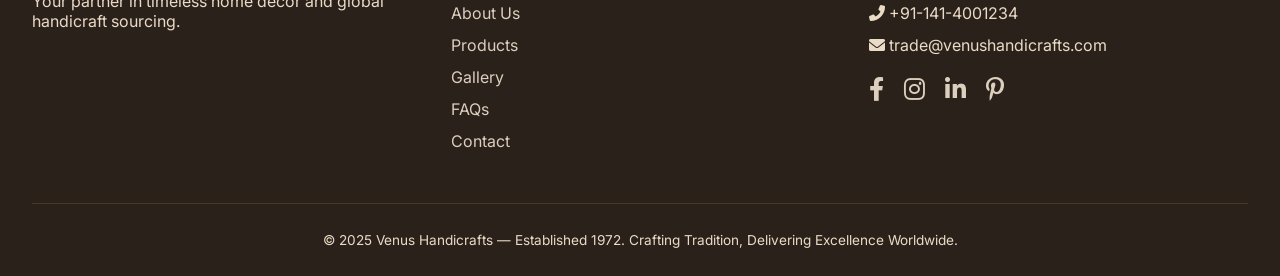
<file: faq.html>
<!DOCTYPE html>
<html lang="en">
<head>
  <meta charset="UTF-8">
  <meta name="viewport" content="width=device-width, initial-scale=1.0, viewport-fit=cover">
  <title>Venus Handicrafts | FAQs – Answers to Common Questions</title>
  <link rel="preconnect" href="https://fonts.googleapis.com">
  <link rel="preconnect" href="https://fonts.gstatic.com" crossorigin>
  <link href="https://fonts.googleapis.com/css2?family=Inter:opsz,wght@14..32,300;400;500;600;700&family=Playfair+Display:wght@400;500;600;700;800&display=swap" rel="stylesheet">
  <link rel="stylesheet" href="https://cdnjs.cloudflare.com/ajax/libs/font-awesome/6.0.0-beta3/css/all.min.css">
<link rel="stylesheet" href="faq.css">
</head>
<body>
<header>
  <div class="container">
    <div class="navbar">
      <div class="logo">
        <h1>Venus Handicrafts</h1>
        <p>EST. 1972 · ARTISAN LEGACY</p>
      </div>
      <div class="menu-toggle" id="mobile-menu">
        <i class="fas fa-bars"></i>
      </div>
      <ul class="nav-links" id="nav-links">
        <li><a href="index.html">Home</a></li>
        <li><a href="about.html">About Us</a></li>
        <li><a href="products.html">Products</a></li>
        <li><a href="gallery.html">Gallery</a></li>
        <li><a href="#" class="active">FAQs</a></li>
        <li><a href="contact.html">Contact</a></li>
      </ul>
    </div>
  </div>
</header>

<main>
  <div class="faq-hero">
    <div class="container">
      <h1>Frequently Asked Questions</h1>
      <p>Everything you need to know about our handcrafted collections, export process, and partnership opportunities.</p>
    </div>
  </div>

  <div class="container">
    <div class="faq-section">
      <!-- FAQ 1 -->
      <div class="faq-item">
        <div class="faq-question">
          <h3>❖ What products do you offer?</h3>
          <span class="faq-icon"><i class="fas fa-chevron-down"></i></span>
        </div>
        <div class="faq-answer">
          <div class="faq-answer-inner">
            <p>Venus Handicrafts offers a wide range of decorative handicrafts including:</p>
            <ul>
              <li><strong>Iron Handicrafts</strong> – candle holders, wall art, garden stakes</li>
              <li><strong>Glass Handicrafts</strong> – handblown vases, decorative bowls</li>
              <li><strong>Brass Handicrafts</strong> – idols, trays, lamps, and diyas</li>
              <li><strong>Wood Handicrafts</strong> – serving boards, carved boxes, wall panels</li>
              <li><strong>Aluminium Handicrafts</strong> – hammered trays, vases, tea light holders</li>
              <li><strong>Home Décor</strong> – mirrors, showpieces, wall hangings</li>
              <li><strong>Tableware</strong> – ceramic & wooden dinner sets, platters</li>
              <li><strong>Candle Accessories</strong> – lanterns, holders, and aroma décor</li>
            </ul>
            <p>We also offer custom designs based on buyer specifications.</p>
          </div>
        </div>
      </div>

      <!-- FAQ 2 -->
      <div class="faq-item">
        <div class="faq-question">
          <h3>❖ Do you export internationally?</h3>
          <span class="faq-icon"><i class="fas fa-chevron-down"></i></span>
        </div>
        <div class="faq-answer">
          <div class="faq-answer-inner">
            <p>Yes, absolutely! Venus Handicrafts has been exporting globally since 1972. We currently ship to over 45+ countries including the USA, Canada, United Kingdom, Germany, France, Australia, UAE, and many more. Our team handles all export documentation, customs clearance, and logistics to ensure smooth delivery worldwide.</p>
            <p>We are a recognized export house with EPCH membership and comply with international quality standards.</p>
          </div>
        </div>
      </div>

      <!-- FAQ 3 -->
      <div class="faq-item">
        <div class="faq-question">
          <h3>❖ What is your minimum order quantity (MOQ)?</h3>
          <span class="faq-icon"><i class="fas fa-chevron-down"></i></span>
        </div>
        <div class="faq-answer">
          <div class="faq-answer-inner">
            <p>Our standard MOQ for wholesale orders is <strong>100 pieces per design</strong> for most product categories. However, we offer flexibility:</p>
            <ul>
              <li><strong>Sample orders:</strong> As low as 1–5 pieces for quality evaluation.</li>
              <li><strong>Trial orders:</strong> 50 pieces per SKU for new buyers.</li>
              <li><strong>Custom designs:</strong> MOQ may vary depending on design complexity and raw material sourcing.</li>
            </ul>
            <p>Contact our export team to discuss your specific requirements — we are happy to accommodate genuine inquiries.</p>
          </div>
        </div>
      </div>

      <!-- FAQ 4 -->
      <div class="faq-item">
        <div class="faq-question">
          <h3>❖ How can I place an order?</h3>
          <span class="faq-icon"><i class="fas fa-chevron-down"></i></span>
        </div>
        <div class="faq-answer">
          <div class="faq-answer-inner">
            <p>Placing an order with Venus Handicrafts is simple:</p>
            <ol style="margin-left: 20px; margin-bottom: 10px;">
              <li>Browse our product catalog or share your design reference.</li>
              <li>Request a quote with pricing, MOQ, and lead time.</li>
              <li>Approve samples (we provide pre-production samples).</li>
              <li>Confirm your purchase order with 30-50% advance payment.</li>
              <li>Production begins — quality checks at each stage.</li>
              <li>Balance payment before shipment, followed by logistics coordination.</li>
            </ol>
            <p>You can reach us via the <strong>Contact page</strong> or email us directly at <strong>trade@venushandicrafts.com</strong> to start your order.</p>
          </div>
        </div>
      </div>

      <!-- FAQ 5 -->
      <div class="faq-item">
        <div class="faq-question">
          <h3>❖ What materials are used in your handicrafts?</h3>
          <span class="faq-icon"><i class="fas fa-chevron-down"></i></span>
        </div>
        <div class="faq-answer">
          <div class="faq-answer-inner">
            <p>We use premium, sustainable, and ethically sourced materials:</p>
            <ul>
              <li><strong>Iron:</strong> High-grade wrought iron with rust-resistant powder coating.</li>
              <li><strong>Glass:</strong> Lead-free, eco-friendly handblown glass.</li>
              <li><strong>Brass:</strong> Solid brass with anti-tarnish lacquer or natural patina.</li>
              <li><strong>Wood:</strong> Mango wood, sheesham (Indian rosewood), and reclaimed timber — all from certified sources.</li>
              <li><strong>Aluminium:</strong> Recyclable aluminium with hand-hammered finishes.</li>
              <li><strong>Ceramic & Terracotta:</strong> Lead-free glazes, food-safe for tableware.</li>
            </ul>
            <p>All finishes are non-toxic and compliant with international safety standards (REACH, Prop 65 upon request).</p>
          </div>
        </div>
      </div>

      <!-- FAQ 6 - Additional relevant question -->
      <div class="faq-item">
        <div class="faq-question">
          <h3>❖ What is the typical production lead time?</h3>
          <span class="faq-icon"><i class="fas fa-chevron-down"></i></span>
        </div>
        <div class="faq-answer">
          <div class="faq-answer-inner">
            <p>Lead times depend on order volume and design complexity:</p>
            <ul>
              <li><strong>Sample orders:</strong> 10–15 working days</li>
              <li><strong>Small orders (under 500 pcs):</strong> 25–30 days</li>
              <li><strong>Bulk orders (1000+ pcs):</strong> 45–60 days</li>
              <li><strong>Custom designs:</strong> Additional 2–3 weeks for tooling and prototyping</li>
            </ul>
            <p>We provide regular production updates and can accommodate urgent orders with expedited timelines (additional charges may apply).</p>
          </div>
        </div>
      </div>

      <!-- FAQ 7 -->
      <div class="faq-item">
        <div class="faq-question">
          <h3>❖ Do you offer custom design & OEM manufacturing?</h3>
          <span class="faq-icon"><i class="fas fa-chevron-down"></i></span>
        </div>
        <div class="faq-answer">
          <div class="faq-answer-inner">
            <p>Yes! We specialize in custom manufacturing and OEM/ODM projects. Share your sketches, reference images, or CAD files, and our in-house design team will develop prototypes. We’ve partnered with global brands for exclusive collections. Minimum quantities for custom designs start at 300–500 pieces depending on complexity.</p>
            <p>We also offer private labeling and custom packaging solutions.</p>
          </div>
        </div>
      </div>

      <!-- FAQ 8 -->
      <div class="faq-item">
        <div class="faq-question">
          <h3>❖ What are your payment terms?</h3>
          <span class="faq-icon"><i class="fas fa-chevron-down"></i></span>
        </div>
        <div class="faq-answer">
          <div class="faq-answer-inner">
            <p>We offer flexible and secure payment options for international buyers:</p>
            <ul>
              <li><strong>Advance payment:</strong> 30% deposit, 70% balance against shipping documents (TT/Bank Transfer).</li>
              <li><strong>Letter of Credit (L/C):</strong> At sight or usance L/C from reputable banks.</li>
              <li><strong>For existing clients:</strong> Negotiated terms available based on order history.</li>
            </ul>
            <p>We accept payments in USD, EUR, GBP, and INR. All transactions are fully compliant with international trade regulations.</p>
          </div>
        </div>
      </div>
    </div>

    <!-- Still have questions? CTA Section -->
    <div class="help-section">
      <h3>Still have questions?</h3>
      <p>We’re here to help with your sourcing, custom design, or export requirements.</p>
      <div class="help-buttons">
        <a href="contact.html" class="btn-help"><i class="fas fa-envelope"></i> Contact Our Team</a>
        <a href="products.html" class="btn-help btn-help-outline"><i class="fas fa-store"></i> Browse Products</a>
      </div>
    </div>
  </div>
</main>

<footer>
  <div class="container">
    <div class="footer-content">
      <div class="footer-col">
        <h4>Venus Handicrafts</h4>
        <p>Preserving heritage, delivering artistry since 1972. Your partner in timeless home décor and global handicraft sourcing.</p>
      </div>
      <div class="footer-col">
        <h4>Quick Links</h4>
        <ul>
          <li><a href="index.html">Home</a></li>
          <li><a href="about.html">About Us</a></li>
          <li><a href="products.html">Products</a></li>
          <li><a href="gallery.html">Gallery</a></li>
          <li><a href="#">FAQs</a></li>
          <li><a href="contact.html">Contact</a></li>
        </ul>
      </div>
      <div class="footer-col">
        <h4>Contact Info</h4>
        <ul>
          <li><i class="fas fa-map-marker-alt"></i> Jaipur - 302002, India</li>
          <li><i class="fas fa-phone-alt"></i> +91-141-4001234</li>
          <li><i class="fas fa-envelope"></i> trade@venushandicrafts.com</li>
        </ul>
        <div class="social-icons">
          <a href="#"><i class="fab fa-facebook-f"></i></a>
          <a href="#"><i class="fab fa-instagram"></i></a>
          <a href="#"><i class="fab fa-linkedin-in"></i></a>
          <a href="#"><i class="fab fa-pinterest-p"></i></a>
        </div>
      </div>
    </div>
    <div class="copyright">
      <p>&copy; 2025 Venus Handicrafts — Established 1972. Crafting Tradition, Delivering Excellence Worldwide.</p>
    </div>
  </div>
</footer>

<script>
  // Mobile menu toggle
  const mobileMenuBtn = document.getElementById('mobile-menu');
  const navLinks = document.getElementById('nav-links');
  if (mobileMenuBtn) {
    mobileMenuBtn.addEventListener('click', () => {
      navLinks.classList.toggle('active');
    });
  }
  document.querySelectorAll('.nav-links a').forEach(link => {
    link.addEventListener('click', () => {
      navLinks.classList.remove('active');
    });
  });

  // Accordion functionality
  const faqItems = document.querySelectorAll('.faq-item');
  
  faqItems.forEach(item => {
    const question = item.querySelector('.faq-question');
    question.addEventListener('click', () => {
      // Toggle current item
      const isActive = item.classList.contains('active');
      
      // Optional: close others if you want only one open at a time (uncomment below)
      // faqItems.forEach(otherItem => {
      //   if (otherItem !== item && otherItem.classList.contains('active')) {
      //     otherItem.classList.remove('active');
      //   }
      // });
      
      item.classList.toggle('active');
    });
  });

  // Open first FAQ by default for better UX (optional)
  // if (faqItems.length > 0) {
  //   faqItems[0].classList.add('active');
  // }
</script>
</body>
</html>
</file>
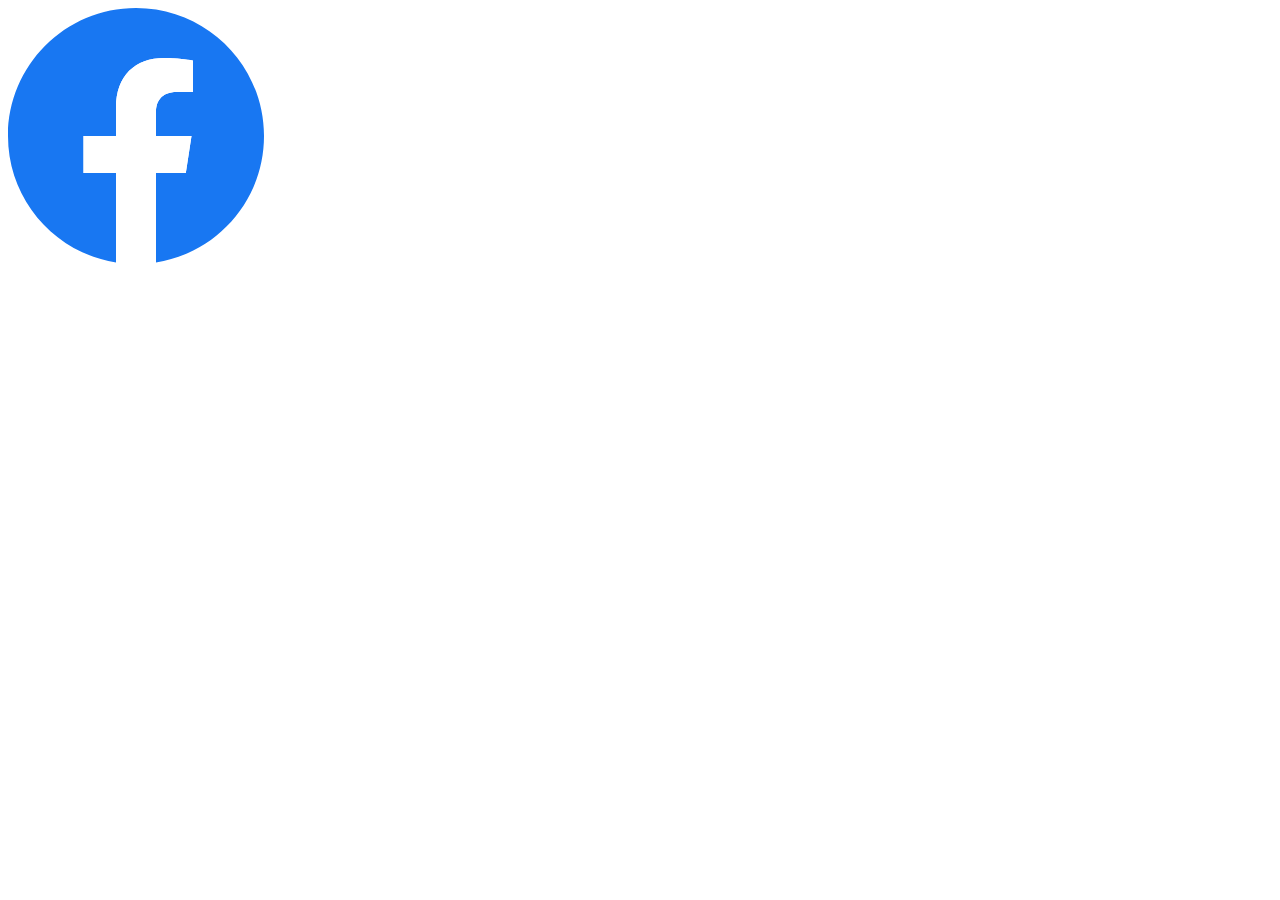
<file: ggfdgf.html>
<!DOCTYPE html>
<html lang="en">
<head>
    <meta charset="UTF-8">
    <meta name="viewport" content="width=device-width, initial-scale=1.0">
    <title>Document</title>
</head>
<body>
    <svg xmlns="http://www.w3.org/2000/svg" width="256" height="256" viewBox="0 0 256 256"><path fill="#1877f2" d="M256 128C256 57.308 198.692 0 128 0S0 57.308 0 128c0 63.888 46.808 116.843 108 126.445V165H75.5v-37H108V99.8c0-32.08 19.11-49.8 48.348-49.8C170.352 50 185 52.5 185 52.5V84h-16.14C152.959 84 148 93.867 148 103.99V128h35.5l-5.675 37H148v89.445c61.192-9.602 108-62.556 108-126.445"/><path fill="#fff" d="m177.825 165l5.675-37H148v-24.01C148 93.866 152.959 84 168.86 84H185V52.5S170.352 50 156.347 50C127.11 50 108 67.72 108 99.8V128H75.5v37H108v89.445A129 129 0 0 0 128 256a129 129 0 0 0 20-1.555V165z"/></svg>
</body>
</html>
</file>
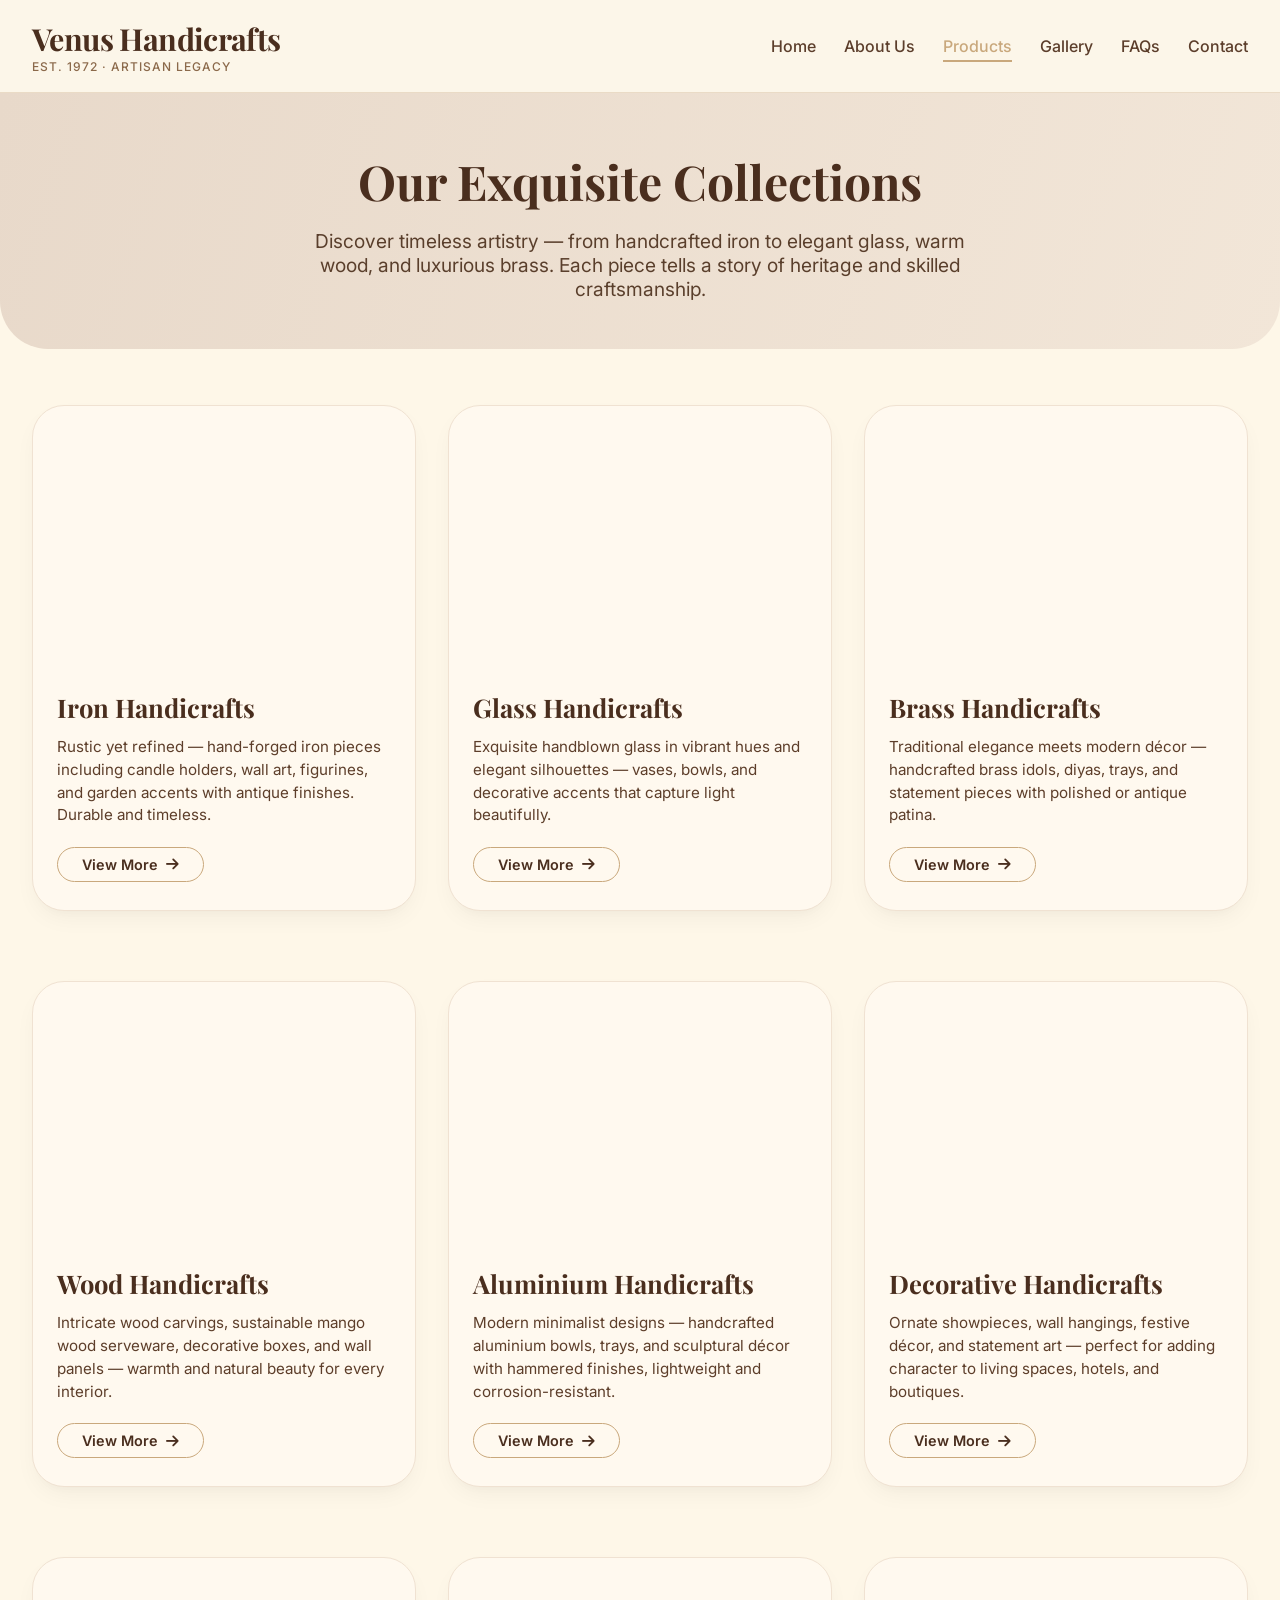
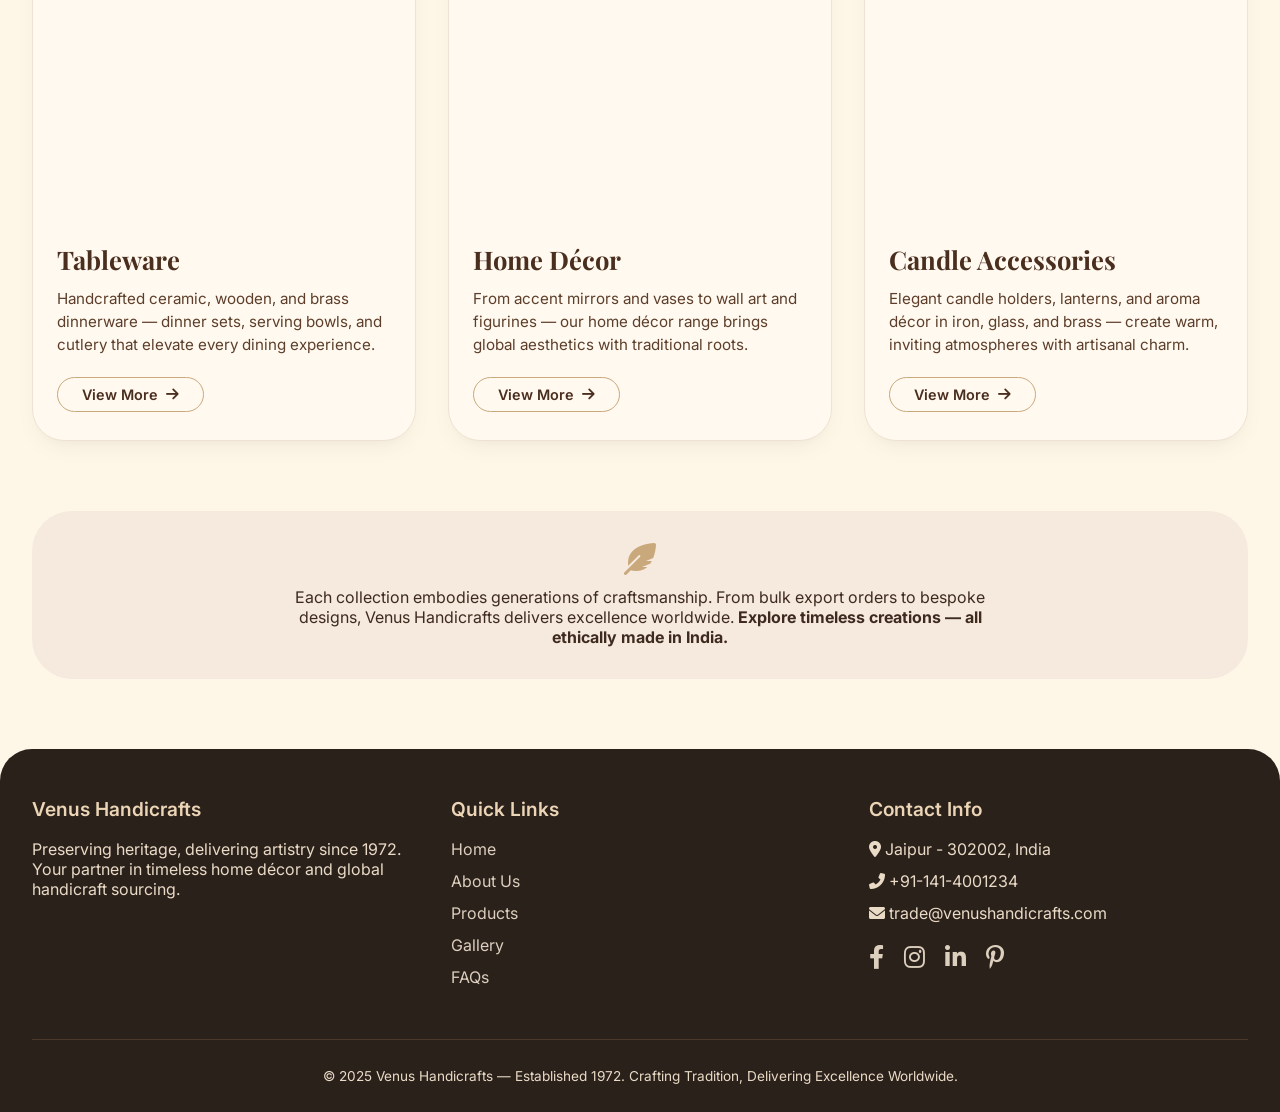
<file: products.html>
<!DOCTYPE html>
<html lang="en">
<head>
  <meta charset="UTF-8">
  <meta name="viewport" content="width=device-width, initial-scale=1.0, viewport-fit=cover">
  <title>Venus Handicrafts | Products – Exquisite Handicraft Collections</title>
  <link rel="preconnect" href="https://fonts.googleapis.com">
  <link rel="preconnect" href="https://fonts.gstatic.com" crossorigin>
  <link href="https://fonts.googleapis.com/css2?family=Inter:opsz,wght@14..32,300;14..32,400;14..32,500;14..32,600;14..32,700&family=Playfair+Display:wght@400;500;600;700;800&display=swap" rel="stylesheet">
  <link rel="stylesheet" href="https://cdnjs.cloudflare.com/ajax/libs/font-awesome/6.0.0-beta3/css/all.min.css">
 <link rel="stylesheet" href="product.css">
</head>
<body>
<header>
  <div class="container">
    <div class="navbar">
      <div class="logo">
        <h1>Venus Handicrafts</h1>
        <p>EST. 1972 · ARTISAN LEGACY</p>
      </div>
      <div class="menu-toggle" id="mobile-menu">
        <i class="fas fa-bars"></i>
      </div>
      <ul class="nav-links" id="nav-links">
        <li><a href="index.html">Home</a></li>
        <li><a href="about.html">About Us</a></li>
        <li><a href="products.html" class="active">Products</a></li>
        <li><a href="gallery.html">Gallery</a></li>
        <li><a href="faq.html">FAQs</a></li>
        <li><a href="contact.html">Contact</a></li>
      </ul>
    </div>
  </div>
</header>

<main>
  <div class="products-hero">
    <div class="container">
      <h1>Our Exquisite Collections</h1>
      <p>Discover timeless artistry — from handcrafted iron to elegant glass, warm wood, and luxurious brass. Each piece tells a story of heritage and skilled craftsmanship.</p>
    </div>
  </div>

  <div class="container">
    <!-- Iron Handicrafts -->
    <div class="category-grid">
      <div class="product-card">
        <div class="card-img" style="background-image: url('https://placehold.co/600x450/CEB28B/4A2E1E?text=Iron+Wall+Art+%26+Sculptures');"></div>
        <div class="card-content">
          <h3>Iron Handicrafts</h3>
          <p>Rustic yet refined — hand-forged iron pieces including candle holders, wall art, figurines, and garden accents with antique finishes. Durable and timeless.</p>
          <a href="#" class="btn-view">View More <i class="fas fa-arrow-right"></i></a>
        </div>
      </div>
    
      <!-- Glass Handicrafts -->
      <div class="product-card">
        <div class="card-img" style="background-image: url('https://placehold.co/600x450/DEC2A0/4A2E1E?text=Handblown+Glass+Vases');"></div>
        <div class="card-content">
          <h3>Glass Handicrafts</h3>
          <p>Exquisite handblown glass in vibrant hues and elegant silhouettes — vases, bowls, and decorative accents that capture light beautifully.</p>
          <a href="#" class="btn-view">View More <i class="fas fa-arrow-right"></i></a>
        </div>
      </div>
    
      <!-- Brass Handicrafts -->
      <div class="product-card">
        <div class="card-img" style="background-image: url('https://placehold.co/600x450/D9BB93/4A2E1E?text=Brass+Lamps+%26+Idols');"></div>
        <div class="card-content">
          <h3>Brass Handicrafts</h3>
          <p>Traditional elegance meets modern décor — handcrafted brass idols, diyas, trays, and statement pieces with polished or antique patina.</p>
          <a href="#" class="btn-view">View More <i class="fas fa-arrow-right"></i></a>
        </div>
      </div>
    </div>

    <!-- Wood Handicrafts + Aluminium row -->
    <div class="category-grid">
      <div class="product-card">
        <div class="card-img" style="background-image: url('https://placehold.co/600x450/D2B589/4A2E1E?text=Wooden+Home+Decor');"></div>
        <div class="card-content">
          <h3>Wood Handicrafts</h3>
          <p>Intricate wood carvings, sustainable mango wood serveware, decorative boxes, and wall panels — warmth and natural beauty for every interior.</p>
          <a href="#" class="btn-view">View More <i class="fas fa-arrow-right"></i></a>
        </div>
      </div>
    
      <div class="product-card">
        <div class="card-img" style="background-image: url('https://placehold.co/600x450/CAB08C/4A2E1E?text=Aluminium+Trays+%26+Art');"></div>
        <div class="card-content">
          <h3>Aluminium Handicrafts</h3>
          <p>Modern minimalist designs — handcrafted aluminium bowls, trays, and sculptural décor with hammered finishes, lightweight and corrosion-resistant.</p>
          <a href="#" class="btn-view">View More <i class="fas fa-arrow-right"></i></a>
        </div>
      </div>
    
      <!-- Decorative Handicrafts -->
      <div class="product-card">
        <div class="card-img" style="background-image: url('https://placehold.co/600x450/E1CAAA/4A2E1E?text=Decorative+Showpieces');"></div>
        <div class="card-content">
          <h3>Decorative Handicrafts</h3>
          <p>Ornate showpieces, wall hangings, festive décor, and statement art — perfect for adding character to living spaces, hotels, and boutiques.</p>
          <a href="#" class="btn-view">View More <i class="fas fa-arrow-right"></i></a>
        </div>
      </div>
    </div>

    <!-- Tableware + Home Décor + Candle Accessories -->
    <div class="category-grid">
      <div class="product-card">
        <div class="card-img" style="background-image: url('https://placehold.co/600x450/DEC1A5/4A2E1E?text=Artisan+Tableware');"></div>
        <div class="card-content">
          <h3>Tableware</h3>
          <p>Handcrafted ceramic, wooden, and brass dinnerware — dinner sets, serving bowls, and cutlery that elevate every dining experience.</p>
          <a href="#" class="btn-view">View More <i class="fas fa-arrow-right"></i></a>
        </div>
      </div>
    
      <div class="product-card">
        <div class="card-img" style="background-image: url('https://placehold.co/600x450/DBC5A8/4A2E1E?text=Home+D%C3%A9cor+Collection');"></div>
        <div class="card-content">
          <h3>Home Décor</h3>
          <p>From accent mirrors and vases to wall art and figurines — our home décor range brings global aesthetics with traditional roots.</p>
          <a href="#" class="btn-view">View More <i class="fas fa-arrow-right"></i></a>
        </div>
      </div>
    
      <div class="product-card">
        <div class="card-img" style="background-image: url('https://placehold.co/600x450/D2B38C/4A2E1E?text=Candle+Holders+%26+Accessories');"></div>
        <div class="card-content">
          <h3>Candle Accessories</h3>
          <p>Elegant candle holders, lanterns, and aroma décor in iron, glass, and brass — create warm, inviting atmospheres with artisanal charm.</p>
          <a href="#" class="btn-view">View More <i class="fas fa-arrow-right"></i></a>
        </div>
      </div>
    </div>

    <!-- Inspiration note (optional extra category mention) -->
    <div class="craft-note">
      <i class="fas fa-feather-alt" style="font-size: 2rem; color: var(--gold-accent); margin-bottom: 12px; display: inline-block;"></i>
      <p style="font-size: 1rem; max-width: 700px; margin: 0 auto;">Each collection embodies generations of craftsmanship. From bulk export orders to bespoke designs, Venus Handicrafts delivers excellence worldwide. <strong>Explore timeless creations — all ethically made in India.</strong></p>
    </div>
  </div>
</main>

<footer>
  <div class="container">
    <div class="footer-content">
      <div class="footer-col">
        <h4>Venus Handicrafts</h4>
        <p>Preserving heritage, delivering artistry since 1972. Your partner in timeless home décor and global handicraft sourcing.</p>
      </div>
      <div class="footer-col">
        <h4>Quick Links</h4>
        <ul>
          <li><a href="#">Home</a></li>
          <li><a href="#">About Us</a></li>
          <li><a href="#">Products</a></li>
          <li><a href="#">Gallery</a></li>
          <li><a href="#">FAQs</a></li>
        </ul>
      </div>
      <div class="footer-col">
        <h4>Contact Info</h4>
        <ul>
          <li><i class="fas fa-map-marker-alt"></i> Jaipur - 302002, India</li>
          <li><i class="fas fa-phone-alt"></i> +91-141-4001234</li>
          <li><i class="fas fa-envelope"></i> trade@venushandicrafts.com</li>
        </ul>
        <div class="social-icons">
          <a href="#"><i class="fab fa-facebook-f"></i></a>
          <a href="#"><i class="fab fa-instagram"></i></a>
          <a href="#"><i class="fab fa-linkedin-in"></i></a>
          <a href="#"><i class="fab fa-pinterest-p"></i></a>
        </div>
      </div>
    </div>
    <div class="copyright">
      <p>&copy; 2025 Venus Handicrafts — Established 1972. Crafting Tradition, Delivering Excellence Worldwide.</p>
    </div>
  </div>
</footer>


</body>
</html>
</file>
<file: index.css>
* {
      margin: 0;
      padding: 0;
      box-sizing: border-box;
    }

    body {
      font-family: 'Inter', sans-serif;
      background-color: #FEF7E8;  /* warm off-white / beige base */
      color: #3E2A1F;
      scroll-behavior: smooth;
    }

    h1, h2, h3, .logo, .hero-tagline, .nav-links a {
      font-family: 'Playfair Display', serif;
    }

    .container {
      max-width: 1280px;
      margin: 0 auto;
      padding: 0 32px;
    }

    /* color palette: earthy browns, beige, gold accents */
    :root {
      --brown-dark: #5C3E2B;
      --brown-deep: #4A2E1E;
      --brown-soft: #8B694A;
      --gold-accent: #C9A87C;
      --gold-light: #E0C8A8;
      --beige-light: #FCF6EA;
      --beige-card: #FFF9EF;
      --shadow-sm: 0 10px 25px -5px rgba(0, 0, 0, 0.05), 0 8px 10px -6px rgba(0, 0, 0, 0.02);
      --shadow-md: 0 20px 25px -12px rgba(0, 0, 0, 0.08);
    }

    /* Header */
    header {
      background: var(--beige-light);
      border-bottom: 1px solid #EADBC6;
      position: sticky;
      top: 0;
      z-index: 100;
      backdrop-filter: blur(2px);
      background-color: rgba(252, 246, 234, 0.96);
    }

    .navbar {
      display: flex;
      justify-content: space-between;
      align-items: center;
      padding: 18px 0;
      flex-wrap: wrap;
    }

    .logo h1 {
      font-size: 1.9rem;
      font-weight: 700;
      color: var(--brown-deep);
      letter-spacing: -0.02em;
    }
    .logo p {
      font-size: 0.75rem;
      letter-spacing: 1px;
      color: var(--brown-soft);
      font-family: 'Inter', sans-serif;
      font-weight: 500;
    }

    .nav-links {
      display: flex;
      gap: 28px;
      list-style: none;
      flex-wrap: wrap;
    }
    .nav-links a {
      text-decoration: none;
      font-weight: 500;
      color: var(--brown-dark);
      transition: 0.2s;
      font-size: 1rem;
      letter-spacing: 0.3px;
      font-family: 'Inter', sans-serif;
    }
    .nav-links a:hover {
      color: var(--gold-accent);
      border-bottom: 2px solid var(--gold-accent);
      padding-bottom: 4px;
    }

    /* mobile menu */
    .menu-toggle {
      display: none;
      font-size: 1.8rem;
      color: var(--brown-dark);
      cursor: pointer;
    }

    /* Hero Banner */
    .hero {
      background: linear-gradient(107deg, #EEDDCB 0%, #F5E8DA 100%);
      border-radius: 0 0 48px 48px;
      margin-bottom: 48px;
      position: relative;
      overflow: hidden;
    }
    .hero-grid {
      display: flex;
      flex-wrap: wrap;
      align-items: center;
      gap: 40px;
      padding: 56px 0 64px 0;
    }
    .hero-content {
      flex: 1.2;
    }
    .hero-content .tagline {
      font-size: 3rem;
      font-weight: 700;
      line-height: 1.2;
      color: var(--brown-deep);
      font-family: 'Playfair Display', serif;
      margin-bottom: 24px;
    }
    .hero-content p {
      font-size: 1.1rem;
      color: #5A3F2C;
      margin-bottom: 32px;
      max-width: 500px;
    }
    .btn-group {
      display: flex;
      gap: 20px;
      flex-wrap: wrap;
    }
    .btn-primary, .btn-secondary {
      display: inline-block;
      padding: 12px 28px;
      border-radius: 40px;
      font-weight: 600;
      text-decoration: none;
      transition: 0.25s;
      font-family: 'Inter', sans-serif;
    }
    .btn-primary {
      background: var(--brown-deep);
      color: white;
      border: 1px solid var(--brown-deep);
    }
    .btn-primary:hover {
      background: #2F1C0F;
      transform: translateY(-3px);
      box-shadow: var(--shadow-sm);
    }
    .btn-secondary {
      background: transparent;
      color: var(--brown-deep);
      border: 1px solid var(--brown-deep);
    }
    .btn-secondary:hover {
      background: rgba(92, 62, 43, 0.08);
      transform: translateY(-3px);
    }
    .hero-image {
      flex: 1;
      background: url('https://placehold.co/600x500/f3e3d4/8B694A?text=Handicraft+Heritage') no-repeat center center/cover;
      border-radius: 32px;
      min-height: 320px;
      box-shadow: var(--shadow-md);
      background-image: linear-gradient(125deg, #DBC6A9, #C8AD87), url('https://placehold.co/700x500/eadbc6/5C3E2B?text=Artisan+Collection');
      background-blend-mode: overlay;
      background-size: cover;
      transition: all 0.3s;
    }

    /* section titles */
    .section-title {
      font-size: 2.2rem;
      font-family: 'Playfair Display', serif;
      color: var(--brown-deep);
      text-align: center;
      margin-bottom: 48px;
      position: relative;
      display: inline-block;
      width: 100%;
    }
    .section-title:after {
      content: '';
      display: block;
      width: 70px;
      height: 3px;
      background: var(--gold-accent);
      margin: 12px auto 0;
      border-radius: 4px;
    }

    /* Intro Section */
    .intro {
      text-align: center;
      max-width: 900px;
      margin: 0 auto 70px auto;
      background: var(--beige-card);
      padding: 40px 32px;
      border-radius: 48px;
      box-shadow: var(--shadow-sm);
    }
    .intro p {
      font-size: 1.12rem;
      line-height: 1.6;
      color: #4D3422;
    }

    /* Categories grid */
    .categories {
      margin-bottom: 80px;
    }
    .categories-grid {
      display: grid;
      grid-template-columns: repeat(auto-fill, minmax(160px, 1fr));
      gap: 28px;
      margin-top: 20px;
    }
    .cat-card {
      background: white;
      border-radius: 28px;
      padding: 24px 12px;
      text-align: center;
      transition: all 0.25s ease;
      box-shadow: 0 5px 15px rgba(0,0,0,0.02);
      border: 1px solid #F0E2D2;
      cursor: default;
    }
    .cat-card:hover {
      transform: translateY(-6px);
      border-color: var(--gold-accent);
      box-shadow: 0 20px 25px -12px rgba(92, 62, 43, 0.12);
    }
    .cat-icon {
      font-size: 2.8rem;
      color: var(--gold-accent);
      margin-bottom: 16px;
    }
    .cat-card h3 {
      font-weight: 600;
      font-size: 1.1rem;
      font-family: 'Inter', sans-serif;
      color: var(--brown-dark);
    }

    /* Why Choose Us */
    .why-us {
      background: #F5EADD;
      border-radius: 56px;
      padding: 60px 40px;
      margin-bottom: 80px;
    }
    .features {
      display: flex;
      flex-wrap: wrap;
      gap: 40px;
      justify-content: center;
    }
    .feature {
      flex: 1;
      min-width: 220px;
      text-align: center;
      padding: 20px;
    }
    .feature i {
      font-size: 3rem;
      color: #B8895C;
      margin-bottom: 20px;
    }
    .feature h3 {
      font-size: 1.5rem;
      font-weight: 600;
      margin-bottom: 12px;
      font-family: 'Playfair Display', serif;
    }
    .feature p {
      color: #5D3E2A;
    }

    /* CTA Banner */
    .cta-section {
      background: var(--brown-deep);
      border-radius: 48px;
      padding: 56px 40px;
      text-align: center;
      margin-bottom: 70px;
      background-image: radial-gradient(circle at 10% 20%, rgba(201,168,124,0.1) 2%, transparent 2.5%);
      background-size: 28px 28px;
    }
    .cta-section h2 {
      font-size: 2rem;
      color: #FFF2E4;
      font-family: 'Playfair Display', serif;
      margin-bottom: 20px;
    }
    .cta-section .btn-primary {
      background: var(--gold-accent);
      border-color: var(--gold-accent);
      color: var(--brown-deep);
      margin: 0 12px;
    }
    .cta-section .btn-secondary {
      background: transparent;
      border-color: var(--gold-accent);
      color: var(--gold-light);
    }
    .cta-section .btn-secondary:hover {
      background: rgba(201,168,124,0.2);
    }

    /* Footer */
    footer {
      background: #2B211B;
      color: #EADBC6;
      padding: 48px 0 28px;
      border-radius: 32px 32px 0 0;
      margin-top: 20px;
    }
    .footer-content {
      display: flex;
      flex-wrap: wrap;
      justify-content: space-between;
      gap: 40px;
      margin-bottom: 40px;
    }
    .footer-col {
      flex: 1;
      min-width: 180px;
    }
    .footer-col h4 {
      font-size: 1.2rem;
      margin-bottom: 18px;
      font-weight: 600;
      color: #EBD5B6;
      font-family: 'Playfair Display', serif;
    }
    .footer-col ul {
      list-style: none;
    }
    .footer-col li {
      margin-bottom: 12px;
    }
    .footer-col a {
      text-decoration: none;
      color: #DDCFBE;
      transition: 0.2s;
    }
    .footer-col a:hover {
      color: var(--gold-accent);
    }
    .social-icons {
      display: flex;
      gap: 20px;
      margin-top: 20px;
    }
    .social-icons a {
      font-size: 1.5rem;
      color: #DDCFBE;
    }
    .copyright {
      text-align: center;
      padding-top: 28px;
      border-top: 1px solid #4A392B;
      font-size: 0.85rem;
    }

    /* responsiveness */
    @media (max-width: 980px) {
      .navbar {
        flex-direction: row;
      }
      .nav-links {
        gap: 18px;
      }
      .hero-grid {
        flex-direction: column-reverse;
        text-align: center;
      }
      .hero-content .tagline {
        font-size: 2.2rem;
      }
      .btn-group {
        justify-content: center;
      }
    }
    @media (max-width: 768px) {
      .container {
        padding: 0 24px;
      }
      .menu-toggle {
        display: block;
      }
      .nav-links {
        display: none;
        width: 100%;
        flex-direction: column;
        background: #FFFBF3;
        padding: 20px;
        border-radius: 28px;
        margin-top: 16px;
        gap: 18px;
        text-align: center;
      }
      .nav-links.active {
        display: flex;
      }
      .section-title {
        font-size: 1.9rem;
      }
      .categories-grid {
        grid-template-columns: repeat(auto-fill, minmax(140px, 1fr));
      }
      .why-us {
        padding: 40px 20px;
      }
      .cta-section h2 {
        font-size: 1.6rem;
      }
    }
    @media (max-width: 480px) {
      .hero-content .tagline {
        font-size: 1.8rem;
      }
      .btn-primary, .btn-secondary {
        padding: 10px 20px;
      }
    }
</file>
<file: about.css>
* {
      margin: 0;
      padding: 0;
      box-sizing: border-box;
    }

    body {
      font-family: 'Inter', sans-serif;
      background-color: #FEF7E8;
      color: #3E2A1F;
      scroll-behavior: smooth;
    }

    h1, h2, h3, .logo, .hero-tagline, .nav-links a {
      font-family: 'Playfair Display', serif;
    }

    .container {
      max-width: 1280px;
      margin: 0 auto;
      padding: 0 32px;
    }

    :root {
      --brown-dark: #5C3E2B;
      --brown-deep: #4A2E1E;
      --brown-soft: #8B694A;
      --gold-accent: #C9A87C;
      --gold-light: #E0C8A8;
      --beige-light: #FCF6EA;
      --beige-card: #FFF9EF;
      --shadow-sm: 0 10px 25px -5px rgba(0, 0, 0, 0.05), 0 8px 10px -6px rgba(0, 0, 0, 0.02);
      --shadow-md: 0 20px 25px -12px rgba(0, 0, 0, 0.08);
    }

    /* Header (consistent with homepage) */
    header {
      background: var(--beige-light);
      border-bottom: 1px solid #EADBC6;
      position: sticky;
      top: 0;
      z-index: 100;
      backdrop-filter: blur(2px);
      background-color: rgba(252, 246, 234, 0.96);
    }

    .navbar {
      display: flex;
      justify-content: space-between;
      align-items: center;
      padding: 18px 0;
      flex-wrap: wrap;
    }

    .logo h1 {
      font-size: 1.9rem;
      font-weight: 700;
      color: var(--brown-deep);
      letter-spacing: -0.02em;
    }
    .logo p {
      font-size: 0.75rem;
      letter-spacing: 1px;
      color: var(--brown-soft);
      font-family: 'Inter', sans-serif;
      font-weight: 500;
    }

    .nav-links {
      display: flex;
      gap: 28px;
      list-style: none;
      flex-wrap: wrap;
    }
    .nav-links a {
      text-decoration: none;
      font-weight: 500;
      color: var(--brown-dark);
      transition: 0.2s;
      font-size: 1rem;
      font-family: 'Inter', sans-serif;
    }
    .nav-links a:hover, .nav-links a.active {
      color: var(--gold-accent);
      border-bottom: 2px solid var(--gold-accent);
      padding-bottom: 4px;
    }

    .menu-toggle {
      display: none;
      font-size: 1.8rem;
      color: var(--brown-dark);
      cursor: pointer;
    }

    /* Page Hero / Banner */
    .about-hero {
      background: linear-gradient(107deg, #E8D9CA 0%, #F2E6D8 100%);
      padding: 64px 0 56px;
      margin-bottom: 48px;
      border-radius: 0 0 48px 48px;
    }
    .about-hero-content {
      text-align: center;
      max-width: 800px;
      margin: 0 auto;
    }
    .about-hero h1 {
      font-size: 3.2rem;
      color: var(--brown-deep);
      margin-bottom: 20px;
      font-weight: 700;
    }
    .about-hero p {
      font-size: 1.2rem;
      color: #5A3F2C;
      line-height: 1.5;
    }
    .est-badge {
      display: inline-block;
      background: var(--gold-accent);
      color: var(--brown-deep);
      padding: 6px 18px;
      border-radius: 40px;
      font-weight: 600;
      font-family: 'Inter', sans-serif;
      margin-bottom: 20px;
      font-size: 0.9rem;
    }

    /* Section Titles */
    .section-title {
      font-size: 2.2rem;
      font-family: 'Playfair Display', serif;
      color: var(--brown-deep);
      text-align: center;
      margin-bottom: 48px;
      position: relative;
    }
    .section-title:after {
      content: '';
      display: block;
      width: 70px;
      height: 3px;
      background: var(--gold-accent);
      margin: 12px auto 0;
      border-radius: 4px;
    }

    /* Legacy & History */
    .history-grid {
      display: flex;
      flex-wrap: wrap;
      gap: 48px;
      align-items: center;
      margin-bottom: 80px;
    }
    .history-text {
      flex: 1.2;
    }
    .history-text h3 {
      font-size: 1.8rem;
      margin-bottom: 20px;
      color: var(--brown-deep);
    }
    .history-text p {
      line-height: 1.7;
      margin-bottom: 20px;
      color: #4D3422;
    }
    .history-img {
      flex: 0.9;
      background: #DCC9B2;
      border-radius: 32px;
      height: 380px;
      background-image: url('https://placehold.co/600x500/CFB997/5C3E2B?text=Artisan+Workshop+1972');
      background-size: cover;
      background-position: center;
      box-shadow: var(--shadow-md);
      transition: transform 0.3s;
    }

    /* Mission & Vision Cards */
    .mission-vision {
      display: flex;
      flex-wrap: wrap;
      gap: 32px;
      margin-bottom: 80px;
    }
    .mv-card {
      flex: 1;
      background: var(--beige-card);
      padding: 40px 32px;
      border-radius: 40px;
      text-align: center;
      box-shadow: var(--shadow-sm);
      border: 1px solid #F0E2D2;
      transition: all 0.25s;
    }
    .mv-card:hover {
      transform: translateY(-6px);
      border-color: var(--gold-accent);
    }
    .mv-card i {
      font-size: 3rem;
      color: var(--gold-accent);
      margin-bottom: 24px;
    }
    .mv-card h3 {
      font-size: 1.8rem;
      margin-bottom: 20px;
    }
    .mv-card p {
      line-height: 1.6;
      color: #5A3F2C;
    }

    /* Core Values */
    .values {
      background: #F5EADD;
      border-radius: 56px;
      padding: 60px 40px;
      margin-bottom: 80px;
    }
    .values-grid {
      display: flex;
      flex-wrap: wrap;
      gap: 32px;
      justify-content: center;
    }
    .value-item {
      flex: 1;
      min-width: 200px;
      text-align: center;
      padding: 20px;
    }
    .value-item i {
      font-size: 2.8rem;
      color: #B8895C;
      margin-bottom: 20px;
    }
    .value-item h4 {
      font-size: 1.4rem;
      margin-bottom: 12px;
      font-family: 'Playfair Display', serif;
    }

    /* Global Presence + Market Reputation */
    .global-section {
      margin-bottom: 80px;
    }
    .global-stats {
      display: flex;
      flex-wrap: wrap;
      justify-content: space-between;
      gap: 24px;
      margin-top: 32px;
    }
    .stat-card {
      background: white;
      border-radius: 28px;
      padding: 28px 20px;
      text-align: center;
      flex: 1;
      box-shadow: var(--shadow-sm);
      border-bottom: 3px solid var(--gold-accent);
    }
    .stat-number {
      font-size: 2.8rem;
      font-weight: 800;
      color: var(--brown-deep);
      font-family: 'Playfair Display', serif;
    }
    .reputation-text {
      text-align: center;
      max-width: 800px;
      margin: 40px auto 0;
      background: #FFF4E8;
      padding: 32px;
      border-radius: 48px;
      line-height: 1.7;
    }

    /* Experience timeline highlight since 1972 */
    .experience-showcase {
      background: linear-gradient(135deg, #EADBC6 0%, #FCF3E6 100%);
      border-radius: 48px;
      padding: 50px 32px;
      margin-bottom: 80px;
      text-align: center;
    }
    .year-badge {
      font-size: 5rem;
      font-weight: 800;
      font-family: 'Playfair Display', serif;
      color: var(--brown-deep);
      line-height: 1;
    }
    .experience-showcase p {
      max-width: 700px;
      margin: 24px auto 0;
      font-size: 1.1rem;
    }

    /* Artisan & Product images grid */
    .artisan-grid {
      display: grid;
      grid-template-columns: repeat(auto-fit, minmax(260px, 1fr));
      gap: 28px;
      margin-bottom: 80px;
    }
    .artisan-card {
      background: white;
      border-radius: 28px;
      overflow: hidden;
      box-shadow: var(--shadow-sm);
      transition: all 0.3s ease;
    }
    .artisan-card:hover {
      transform: translateY(-8px);
      box-shadow: var(--shadow-md);
    }
    .artisan-img {
      height: 260px;
      background-color: #E2D2BE;
      background-size: cover;
      background-position: center;
    }
    .artisan-card p {
      padding: 20px 20px 24px;
      font-weight: 500;
      text-align: center;
      color: var(--brown-dark);
    }

    /* CTA Section */
    .cta-about {
      background: var(--brown-deep);
      border-radius: 48px;
      padding: 56px 40px;
      text-align: center;
      margin-bottom: 70px;
    }
    .cta-about h3 {
      font-size: 2rem;
      color: #FFF2E4;
      margin-bottom: 20px;
    }
    .btn-primary {
      display: inline-block;
      background: var(--gold-accent);
      color: var(--brown-deep);
      padding: 12px 32px;
      border-radius: 40px;
      text-decoration: none;
      font-weight: 600;
      transition: 0.25s;
    }
    .btn-primary:hover {
      background: #E0BC8C;
      transform: translateY(-3px);
    }

    /* Footer */
    footer {
      background: #2B211B;
      color: #EADBC6;
      padding: 48px 0 28px;
      border-radius: 32px 32px 0 0;
    }
    .footer-content {
      display: flex;
      flex-wrap: wrap;
      justify-content: space-between;
      gap: 40px;
      margin-bottom: 40px;
    }
    .footer-col {
      flex: 1;
      min-width: 180px;
    }
    .footer-col h4 {
      font-size: 1.2rem;
      margin-bottom: 18px;
      font-weight: 600;
      color: #EBD5B6;
    }
    .footer-col ul {
      list-style: none;
    }
    .footer-col li {
      margin-bottom: 12px;
    }
    .footer-col a {
      text-decoration: none;
      color: #DDCFBE;
    }
    .footer-col a:hover {
      color: var(--gold-accent);
    }
    .social-icons {
      display: flex;
      gap: 20px;
      margin-top: 20px;
    }
    .social-icons a {
      font-size: 1.5rem;
      color: #DDCFBE;
    }
    .copyright {
      text-align: center;
      padding-top: 28px;
      border-top: 1px solid #4A392B;
      font-size: 0.85rem;
    }

    @media (max-width: 768px) {
      .container {
        padding: 0 24px;
      }
      .menu-toggle {
        display: block;
      }
      .nav-links {
        display: none;
        width: 100%;
        flex-direction: column;
        background: #FFFBF3;
        padding: 20px;
        border-radius: 28px;
        margin-top: 16px;
        text-align: center;
      }
      .nav-links.active {
        display: flex;
      }
      .about-hero h1 {
        font-size: 2.4rem;
      }
      .section-title {
        font-size: 1.9rem;
      }
      .history-grid {
        flex-direction: column;
      }
      .mission-vision {
        flex-direction: column;
      }
      .year-badge {
        font-size: 3.5rem;
      }
    }
</file>
<file: contact.css>
* {
      margin: 0;
      padding: 0;
      box-sizing: border-box;
    }

    body {
      font-family: 'Inter', sans-serif;
      background-color: #FEF7E8;
      color: #3E2A1F;
      scroll-behavior: smooth;
    }

    h1, h2, h3, .logo {
      font-family: 'Playfair Display', serif;
    }

    .container {
      max-width: 1280px;
      margin: 0 auto;
      padding: 0 32px;
    }

    :root {
      --brown-dark: #5C3E2B;
      --brown-deep: #4A2E1E;
      --brown-soft: #8B694A;
      --gold-accent: #C9A87C;
      --gold-light: #E0C8A8;
      --beige-light: #FCF6EA;
      --beige-card: #FFF9EF;
      --shadow-sm: 0 10px 25px -5px rgba(0, 0, 0, 0.05);
      --shadow-md: 0 20px 25px -12px rgba(0, 0, 0, 0.1);
    }

    /* Header */
    header {
      background: var(--beige-light);
      border-bottom: 1px solid #EADBC6;
      position: sticky;
      top: 0;
      z-index: 100;
      backdrop-filter: blur(2px);
      background-color: rgba(252, 246, 234, 0.96);
    }

    .navbar {
      display: flex;
      justify-content: space-between;
      align-items: center;
      padding: 18px 0;
      flex-wrap: wrap;
    }

    .logo h1 {
      font-size: 1.9rem;
      font-weight: 700;
      color: var(--brown-deep);
      letter-spacing: -0.02em;
    }
    .logo p {
      font-size: 0.75rem;
      letter-spacing: 1px;
      color: var(--brown-soft);
      font-family: 'Inter', sans-serif;
      font-weight: 500;
    }

    .nav-links {
      display: flex;
      gap: 28px;
      list-style: none;
      flex-wrap: wrap;
    }
    .nav-links a {
      text-decoration: none;
      font-weight: 500;
      color: var(--brown-dark);
      transition: 0.2s;
      font-size: 1rem;
      font-family: 'Inter', sans-serif;
    }
    .nav-links a:hover, .nav-links a.active {
      color: var(--gold-accent);
      border-bottom: 2px solid var(--gold-accent);
      padding-bottom: 4px;
    }

    .menu-toggle {
      display: none;
      font-size: 1.8rem;
      color: var(--brown-dark);
      cursor: pointer;
    }

    /* Page Hero */
    .contact-hero {
      background: linear-gradient(107deg, #E8D9CA 0%, #F2E6D8 100%);
      padding: 56px 0 48px;
      margin-bottom: 56px;
      border-radius: 0 0 48px 48px;
      text-align: center;
    }
    .contact-hero h1 {
      font-size: 3rem;
      color: var(--brown-deep);
      margin-bottom: 12px;
    }
    .contact-hero p {
      font-size: 1.1rem;
      color: #5A3F2C;
      max-width: 600px;
      margin: 0 auto;
    }

    /* Contact Grid */
    .contact-grid {
      display: flex;
      flex-wrap: wrap;
      gap: 48px;
      margin-bottom: 70px;
    }
    .contact-info {
      flex: 1.1;
      background: var(--beige-card);
      border-radius: 40px;
      padding: 36px 32px;
      box-shadow: var(--shadow-sm);
      border: 1px solid #F0E2D2;
    }
    .contact-form {
      flex: 1.5;
      background: var(--beige-card);
      border-radius: 40px;
      padding: 36px 32px;
      box-shadow: var(--shadow-sm);
      border: 1px solid #F0E2D2;
    }

    .info-item {
      display: flex;
      align-items: flex-start;
      gap: 18px;
      margin-bottom: 32px;
    }
    .info-icon {
      width: 52px;
      height: 52px;
      background: #F5EADD;
      border-radius: 30px;
      display: flex;
      align-items: center;
      justify-content: center;
      font-size: 1.5rem;
      color: var(--gold-accent);
    }
    .info-text h3 {
      font-size: 1.2rem;
      margin-bottom: 6px;
      color: var(--brown-deep);
    }
    .info-text p, .info-text a {
      color: #5D3E2A;
      text-decoration: none;
      transition: 0.2s;
      line-height: 1.5;
    }
    .info-text a:hover {
      color: var(--gold-accent);
    }
    .social-contact {
      margin-top: 40px;
    }
    .social-contact h3 {
      margin-bottom: 16px;
      font-size: 1.2rem;
    }
    .social-icons-large {
      display: flex;
      gap: 20px;
    }
    .social-icons-large a {
      background: #F5EADD;
      width: 44px;
      height: 44px;
      border-radius: 50%;
      display: inline-flex;
      align-items: center;
      justify-content: center;
      font-size: 1.3rem;
      color: var(--brown-dark);
      transition: all 0.25s;
    }
    .social-icons-large a:hover {
      background: var(--gold-accent);
      color: white;
      transform: translateY(-3px);
    }

    /* Form Styling */
    .form-group {
      margin-bottom: 24px;
    }
    .form-group label {
      display: block;
      margin-bottom: 8px;
      font-weight: 500;
      color: var(--brown-dark);
    }
    .form-group input, .form-group textarea {
      width: 100%;
      padding: 14px 18px;
      border: 1px solid #EADBC6;
      border-radius: 28px;
      font-family: 'Inter', sans-serif;
      background: white;
      transition: 0.2s;
      font-size: 0.95rem;
    }
    .form-group input:focus, .form-group textarea:focus {
      outline: none;
      border-color: var(--gold-accent);
      box-shadow: 0 0 0 3px rgba(201,168,124,0.2);
    }
    .btn-submit {
      background: var(--brown-deep);
      color: white;
      border: none;
      padding: 14px 32px;
      border-radius: 40px;
      font-weight: 600;
      font-size: 1rem;
      cursor: pointer;
      transition: 0.25s;
      font-family: 'Inter', sans-serif;
    }
    .btn-submit:hover {
      background: #2F1C0F;
      transform: translateY(-2px);
      box-shadow: var(--shadow-sm);
    }
    .form-status {
      margin-top: 16px;
      font-size: 0.9rem;
      color: var(--brown-soft);
    }

    /* Map Section */
    .map-section {
      margin-bottom: 70px;
      border-radius: 32px;
      overflow: hidden;
      box-shadow: var(--shadow-md);
      border: 1px solid #EADBC6;
    }
    .map-section iframe {
      width: 100%;
      height: 380px;
      display: block;
      border: 0;
    }

    /* CTA Small Banner */
    .contact-cta {
      background: #F5EADD;
      border-radius: 48px;
      padding: 32px 28px;
      text-align: center;
      margin-bottom: 60px;
    }
    .contact-cta p {
      font-size: 1.1rem;
    }

    /* Footer */
    footer {
      background: #2B211B;
      color: #EADBC6;
      padding: 48px 0 28px;
      border-radius: 32px 32px 0 0;
    }
    .footer-content {
      display: flex;
      flex-wrap: wrap;
      justify-content: space-between;
      gap: 40px;
      margin-bottom: 40px;
    }
    .footer-col {
      flex: 1;
      min-width: 180px;
    }
    .footer-col h4 {
      font-size: 1.2rem;
      margin-bottom: 18px;
      font-weight: 600;
      color: #EBD5B6;
    }
    .footer-col ul {
      list-style: none;
    }
    .footer-col li {
      margin-bottom: 12px;
    }
    .footer-col a {
      text-decoration: none;
      color: #DDCFBE;
    }
    .footer-col a:hover {
      color: var(--gold-accent);
    }
    .social-icons {
      display: flex;
      gap: 20px;
      margin-top: 20px;
    }
    .social-icons a {
      font-size: 1.5rem;
      color: #DDCFBE;
    }
    .copyright {
      text-align: center;
      padding-top: 28px;
      border-top: 1px solid #4A392B;
      font-size: 0.85rem;
    }

    @media (max-width: 768px) {
      .container {
        padding: 0 24px;
      }
      .menu-toggle {
        display: block;
      }
      .nav-links {
        display: none;
        width: 100%;
        flex-direction: column;
        background: #FFFBF3;
        padding: 20px;
        border-radius: 28px;
        margin-top: 16px;
        text-align: center;
      }
      .nav-links.active {
        display: flex;
      }
      .contact-hero h1 {
        font-size: 2.2rem;
      }
      .contact-grid {
        flex-direction: column;
        gap: 32px;
      }
      .contact-info, .contact-form {
        padding: 28px 24px;
      }
      .map-section iframe {
        height: 280px;
      }
    }
</file>
<file: faq.css>
* {
      margin: 0;
      padding: 0;
      box-sizing: border-box;
    }

    body {
      font-family: 'Inter', sans-serif;
      background-color: #FEF7E8;
      color: #3E2A1F;
      scroll-behavior: smooth;
    }

    h1, h2, h3, .logo {
      font-family: 'Playfair Display', serif;
    }

    .container {
      max-width: 1280px;
      margin: 0 auto;
      padding: 0 32px;
    }

    :root {
      --brown-dark: #5C3E2B;
      --brown-deep: #4A2E1E;
      --brown-soft: #8B694A;
      --gold-accent: #C9A87C;
      --gold-light: #E0C8A8;
      --beige-light: #FCF6EA;
      --beige-card: #FFF9EF;
      --shadow-sm: 0 10px 25px -5px rgba(0, 0, 0, 0.05);
      --shadow-md: 0 20px 25px -12px rgba(0, 0, 0, 0.1);
    }

    /* Header */
    header {
      background: var(--beige-light);
      border-bottom: 1px solid #EADBC6;
      position: sticky;
      top: 0;
      z-index: 100;
      backdrop-filter: blur(2px);
      background-color: rgba(252, 246, 234, 0.96);
    }

    .navbar {
      display: flex;
      justify-content: space-between;
      align-items: center;
      padding: 18px 0;
      flex-wrap: wrap;
    }

    .logo h1 {
      font-size: 1.9rem;
      font-weight: 700;
      color: var(--brown-deep);
      letter-spacing: -0.02em;
    }
    .logo p {
      font-size: 0.75rem;
      letter-spacing: 1px;
      color: var(--brown-soft);
      font-family: 'Inter', sans-serif;
      font-weight: 500;
    }

    .nav-links {
      display: flex;
      gap: 28px;
      list-style: none;
      flex-wrap: wrap;
    }
    .nav-links a {
      text-decoration: none;
      font-weight: 500;
      color: var(--brown-dark);
      transition: 0.2s;
      font-size: 1rem;
      font-family: 'Inter', sans-serif;
    }
    .nav-links a:hover, .nav-links a.active {
      color: var(--gold-accent);
      border-bottom: 2px solid var(--gold-accent);
      padding-bottom: 4px;
    }

    .menu-toggle {
      display: none;
      font-size: 1.8rem;
      color: var(--brown-dark);
      cursor: pointer;
    }

    /* Page Hero */
    .faq-hero {
      background: linear-gradient(107deg, #E8D9CA 0%, #F2E6D8 100%);
      padding: 56px 0 48px;
      margin-bottom: 56px;
      border-radius: 0 0 48px 48px;
      text-align: center;
    }
    .faq-hero h1 {
      font-size: 3rem;
      color: var(--brown-deep);
      margin-bottom: 12px;
    }
    .faq-hero p {
      font-size: 1.1rem;
      color: #5A3F2C;
      max-width: 650px;
      margin: 0 auto;
    }

    /* FAQ Accordion Section */
    .faq-section {
      max-width: 900px;
      margin: 0 auto 80px auto;
    }
    .faq-item {
      background: var(--beige-card);
      border: 1px solid #F0E2D2;
      border-radius: 28px;
      margin-bottom: 20px;
      overflow: hidden;
      transition: all 0.2s;
      box-shadow: var(--shadow-sm);
    }
    .faq-item:hover {
      border-color: var(--gold-accent);
    }
    .faq-question {
      display: flex;
      justify-content: space-between;
      align-items: center;
      padding: 22px 28px;
      cursor: pointer;
      font-weight: 600;
      font-size: 1.1rem;
      color: var(--brown-deep);
      background: white;
      transition: background 0.2s;
    }
    .faq-question:hover {
      background: #FDF7EF;
    }
    .faq-question h3 {
      font-family: 'Inter', sans-serif;
      font-weight: 600;
      font-size: 1.1rem;
      margin: 0;
      padding-right: 20px;
    }
    .faq-icon {
      font-size: 1.3rem;
      color: var(--gold-accent);
      transition: transform 0.25s;
    }
    .faq-item.active .faq-icon {
      transform: rotate(180deg);
    }
    .faq-answer {
      max-height: 0;
      overflow: hidden;
      transition: max-height 0.35s cubic-bezier(0.4, 0, 0.2, 1);
      background: #FEFAF3;
      border-top: 1px solid transparent;
    }
    .faq-item.active .faq-answer {
      max-height: 400px;
      border-top-color: #EADBC6;
    }
    .faq-answer-inner {
      padding: 24px 28px;
      line-height: 1.65;
      color: #4D3422;
    }
    .faq-answer-inner p {
      margin-bottom: 12px;
    }
    .faq-answer-inner ul {
      margin-left: 20px;
      margin-top: 8px;
    }
    .faq-answer-inner li {
      margin-bottom: 6px;
    }

    /* Additional Help Section */
    .help-section {
      background: #F5EADD;
      border-radius: 48px;
      padding: 48px 32px;
      text-align: center;
      margin-bottom: 70px;
    }
    .help-section h3 {
      font-size: 1.8rem;
      margin-bottom: 16px;
    }
    .help-buttons {
      display: flex;
      gap: 20px;
      justify-content: center;
      flex-wrap: wrap;
      margin-top: 28px;
    }
    .btn-help {
      background: var(--brown-deep);
      color: white;
      padding: 12px 28px;
      border-radius: 40px;
      text-decoration: none;
      font-weight: 500;
      transition: 0.25s;
      display: inline-flex;
      align-items: center;
      gap: 8px;
    }
    .btn-help-outline {
      background: transparent;
      border: 1.5px solid var(--brown-deep);
      color: var(--brown-deep);
    }
    .btn-help:hover {
      background: #2F1C0F;
      transform: translateY(-2px);
    }
    .btn-help-outline:hover {
      background: rgba(74, 46, 30, 0.05);
      transform: translateY(-2px);
    }

    /* Footer */
    footer {
      background: #2B211B;
      color: #EADBC6;
      padding: 48px 0 28px;
      border-radius: 32px 32px 0 0;
    }
    .footer-content {
      display: flex;
      flex-wrap: wrap;
      justify-content: space-between;
      gap: 40px;
      margin-bottom: 40px;
    }
    .footer-col {
      flex: 1;
      min-width: 180px;
    }
    .footer-col h4 {
      font-size: 1.2rem;
      margin-bottom: 18px;
      font-weight: 600;
      color: #EBD5B6;
    }
    .footer-col ul {
      list-style: none;
    }
    .footer-col li {
      margin-bottom: 12px;
    }
    .footer-col a {
      text-decoration: none;
      color: #DDCFBE;
      transition: 0.2s;
    }
    .footer-col a:hover {
      color: var(--gold-accent);
    }
    .social-icons {
      display: flex;
      gap: 20px;
      margin-top: 20px;
    }
    .social-icons a {
      font-size: 1.5rem;
      color: #DDCFBE;
    }
    .copyright {
      text-align: center;
      padding-top: 28px;
      border-top: 1px solid #4A392B;
      font-size: 0.85rem;
    }

    @media (max-width: 768px) {
      .container {
        padding: 0 24px;
      }
      .menu-toggle {
        display: block;
      }
      .nav-links {
        display: none;
        width: 100%;
        flex-direction: column;
        background: #FFFBF3;
        padding: 20px;
        border-radius: 28px;
        margin-top: 16px;
        text-align: center;
      }
      .nav-links.active {
        display: flex;
      }
      .faq-hero h1 {
        font-size: 2.2rem;
      }
      .faq-question {
        padding: 18px 22px;
      }
      .faq-question h3 {
        font-size: 1rem;
      }
      .faq-answer-inner {
        padding: 18px 22px;
      }
      .help-section h3 {
        font-size: 1.4rem;
      }
    }
</file>
<file: product.css>
* {
      margin: 0;
      padding: 0;
      box-sizing: border-box;
    }

    body {
      font-family: 'Inter', sans-serif;
      background-color: #FEF7E8;
      color: #3E2A1F;
      scroll-behavior: smooth;
    }

    h1, h2, h3, .logo {
      font-family: 'Playfair Display', serif;
    }

    .container {
      max-width: 1280px;
      margin: 0 auto;
      padding: 0 32px;
    }

    :root {
      --brown-dark: #5C3E2B;
      --brown-deep: #4A2E1E;
      --brown-soft: #8B694A;
      --gold-accent: #C9A87C;
      --gold-light: #E0C8A8;
      --beige-light: #FCF6EA;
      --beige-card: #FFF9EF;
      --shadow-sm: 0 10px 25px -5px rgba(0, 0, 0, 0.05), 0 8px 10px -6px rgba(0, 0, 0, 0.02);
      --shadow-md: 0 20px 25px -12px rgba(0, 0, 0, 0.08);
      --shadow-hover: 0 25px 35px -12px rgba(0, 0, 0, 0.15);
    }

    /* Header */
    header {
      background: var(--beige-light);
      border-bottom: 1px solid #EADBC6;
      position: sticky;
      top: 0;
      z-index: 100;
      backdrop-filter: blur(2px);
      background-color: rgba(252, 246, 234, 0.96);
    }

    .navbar {
      display: flex;
      justify-content: space-between;
      align-items: center;
      padding: 18px 0;
      flex-wrap: wrap;
    }

    .logo h1 {
      font-size: 1.9rem;
      font-weight: 700;
      color: var(--brown-deep);
      letter-spacing: -0.02em;
    }
    .logo p {
      font-size: 0.75rem;
      letter-spacing: 1px;
      color: var(--brown-soft);
      font-family: 'Inter', sans-serif;
      font-weight: 500;
    }

    .nav-links {
      display: flex;
      gap: 28px;
      list-style: none;
      flex-wrap: wrap;
    }
    .nav-links a {
      text-decoration: none;
      font-weight: 500;
      color: var(--brown-dark);
      transition: 0.2s;
      font-size: 1rem;
      font-family: 'Inter', sans-serif;
    }
    .nav-links a:hover, .nav-links a.active {
      color: var(--gold-accent);
      border-bottom: 2px solid var(--gold-accent);
      padding-bottom: 4px;
    }

    .menu-toggle {
      display: none;
      font-size: 1.8rem;
      color: var(--brown-dark);
      cursor: pointer;
    }

    /* Page Hero */
    .products-hero {
      background: linear-gradient(107deg, #E8D9CA 0%, #F2E6D8 100%);
      padding: 56px 0 48px;
      margin-bottom: 56px;
      border-radius: 0 0 48px 48px;
      text-align: center;
    }
    .products-hero h1 {
      font-size: 3rem;
      color: var(--brown-deep);
      margin-bottom: 16px;
    }
    .products-hero p {
      font-size: 1.2rem;
      color: #5A3F2C;
      max-width: 700px;
      margin: 0 auto;
    }

    /* Section Title */
    .section-title {
      font-size: 2rem;
      font-family: 'Playfair Display', serif;
      color: var(--brown-deep);
      margin-bottom: 40px;
      position: relative;
      display: inline-block;
    }
    .section-title:after {
      content: '';
      display: block;
      width: 60px;
      height: 3px;
      background: var(--gold-accent);
      margin-top: 10px;
      border-radius: 4px;
    }

    /* Category Grid */
    .category-grid {
      display: grid;
      grid-template-columns: repeat(auto-fill, minmax(350px, 1fr));
      gap: 32px;
      margin-bottom: 70px;
    }

    .product-card {
      background: var(--beige-card);
      border-radius: 32px;
      overflow: hidden;
      box-shadow: var(--shadow-sm);
      transition: all 0.35s cubic-bezier(0.2, 0, 0, 1);
      border: 1px solid #F0E2D2;
    }

    .product-card:hover {
      transform: translateY(-10px);
      box-shadow: var(--shadow-hover);
      border-color: var(--gold-accent);
    }

    .card-img {
      height: 260px;
      background-size: cover;
      background-position: center;
      background-repeat: no-repeat;
      transition: transform 0.5s ease;
      position: relative;
    }
    .product-card:hover .card-img {
      transform: scale(1.02);
    }
    .card-content {
      padding: 24px 24px 28px;
    }
    .card-content h3 {
      font-size: 1.6rem;
      font-weight: 700;
      color: var(--brown-deep);
      margin-bottom: 12px;
      font-family: 'Playfair Display', serif;
    }
    .card-content p {
      color: #5D3E2A;
      line-height: 1.5;
      margin-bottom: 20px;
      font-size: 0.95rem;
    }
    .btn-view {
      display: inline-flex;
      align-items: center;
      gap: 8px;
      background: transparent;
      border: 1.5px solid var(--gold-accent);
      color: var(--brown-deep);
      padding: 8px 24px;
      border-radius: 40px;
      font-weight: 600;
      text-decoration: none;
      transition: 0.25s;
      font-size: 0.9rem;
    }
    .btn-view:hover {
      background: var(--gold-accent);
      color: #2B1E14;
      gap: 12px;
    }

    /* decorative note */
    .craft-note {
      text-align: center;
      background: #F5EADD;
      border-radius: 40px;
      padding: 32px;
      margin: 20px 0 70px;
    }

    /* Footer */
    footer {
      background: #2B211B;
      color: #EADBC6;
      padding: 48px 0 28px;
      border-radius: 32px 32px 0 0;
      margin-top: 40px;
    }
    .footer-content {
      display: flex;
      flex-wrap: wrap;
      justify-content: space-between;
      gap: 40px;
      margin-bottom: 40px;
    }
    .footer-col {
      flex: 1;
      min-width: 180px;
    }
    .footer-col h4 {
      font-size: 1.2rem;
      margin-bottom: 18px;
      font-weight: 600;
      color: #EBD5B6;
    }
    .footer-col ul {
      list-style: none;
    }
    .footer-col li {
      margin-bottom: 12px;
    }
    .footer-col a {
      text-decoration: none;
      color: #DDCFBE;
      transition: 0.2s;
    }
    .footer-col a:hover {
      color: var(--gold-accent);
    }
    .social-icons {
      display: flex;
      gap: 20px;
      margin-top: 20px;
    }
    .social-icons a {
      font-size: 1.5rem;
      color: #DDCFBE;
    }
    .copyright {
      text-align: center;
      padding-top: 28px;
      border-top: 1px solid #4A392B;
      font-size: 0.85rem;
    }

    @media (max-width: 768px) {
      .container {
        padding: 0 24px;
      }
      .menu-toggle {
        display: block;
      }
      .nav-links {
        display: none;
        width: 100%;
        flex-direction: column;
        background: #FFFBF3;
        padding: 20px;
        border-radius: 28px;
        margin-top: 16px;
        text-align: center;
        gap: 16px;
      }
      .nav-links.active {
        display: flex;
      }
      .products-hero h1 {
        font-size: 2.3rem;
      }
      .category-grid {
        grid-template-columns: 1fr;
        gap: 28px;
      }
      .section-title {
        font-size: 1.8rem;
      }
    }

    @media (min-width: 769px) and (max-width: 1024px) {
      .category-grid {
        grid-template-columns: repeat(2, 1fr);
      }
    }
</file>
